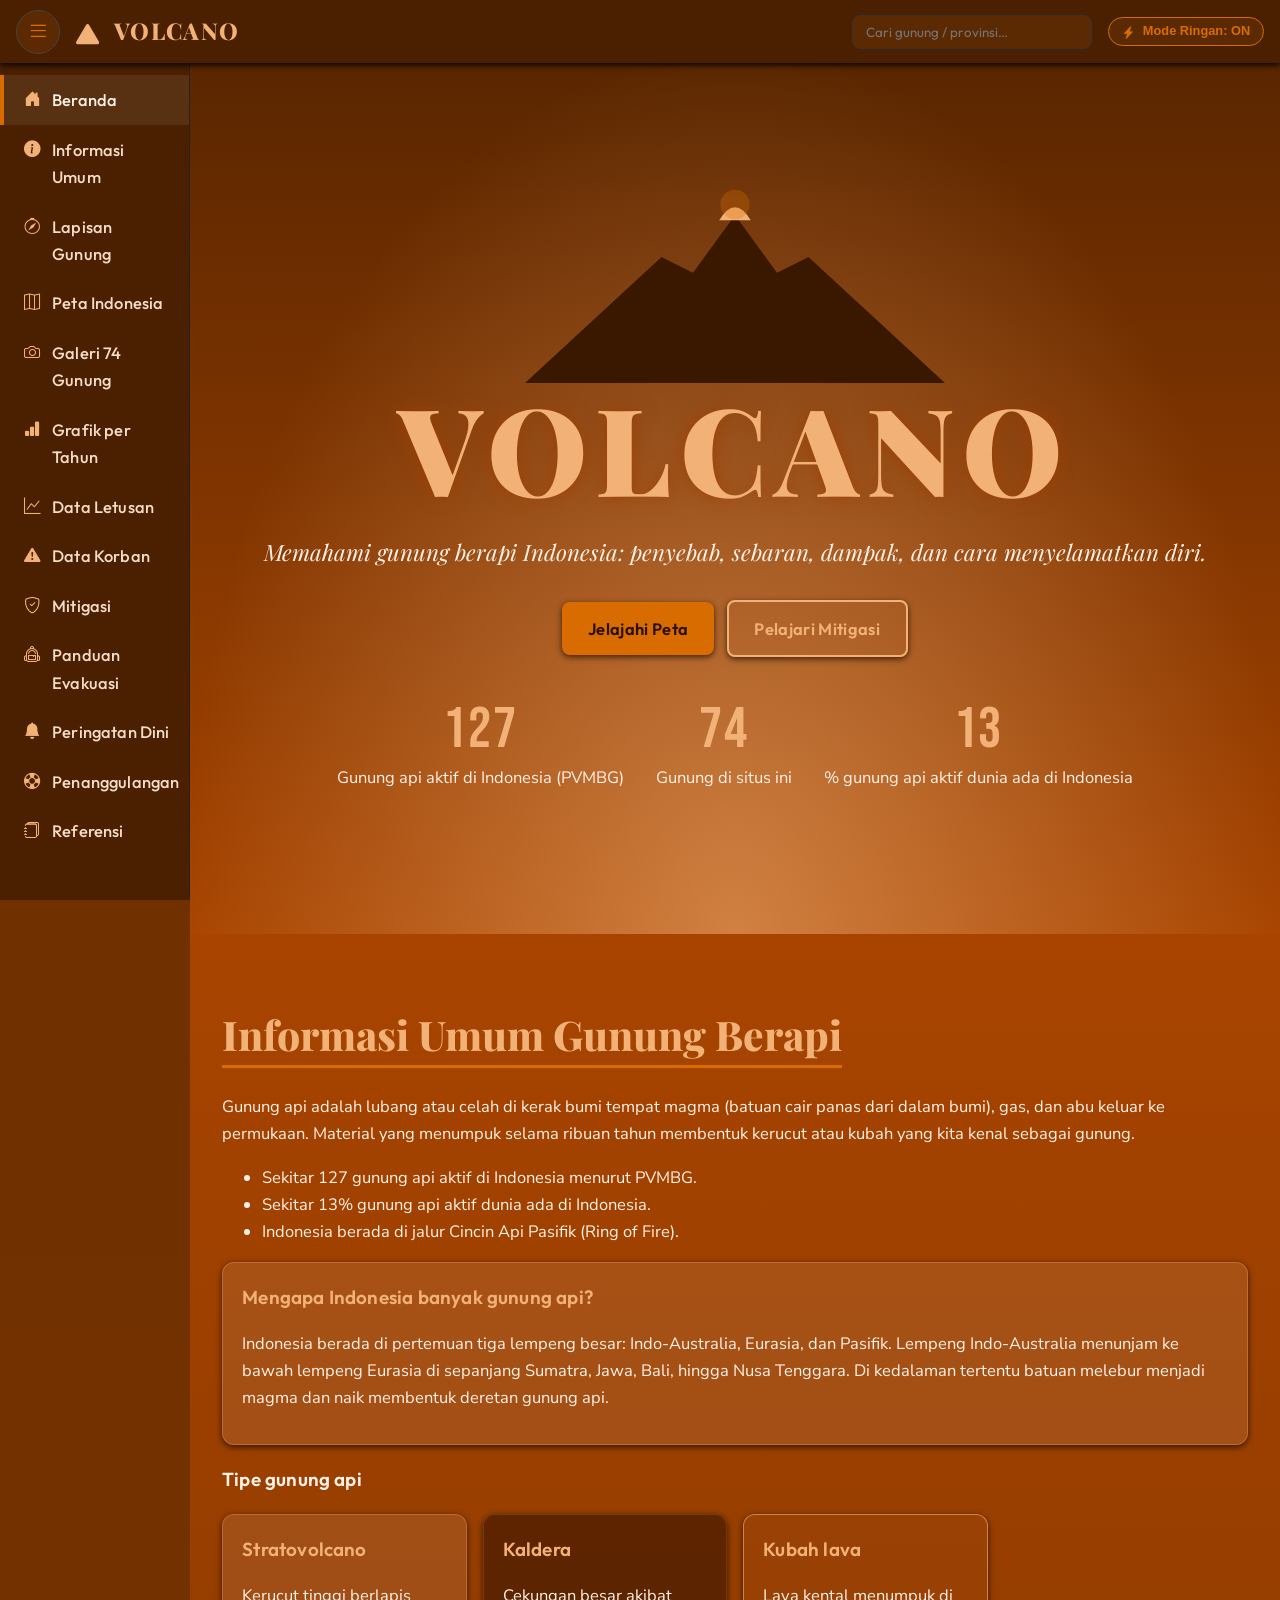
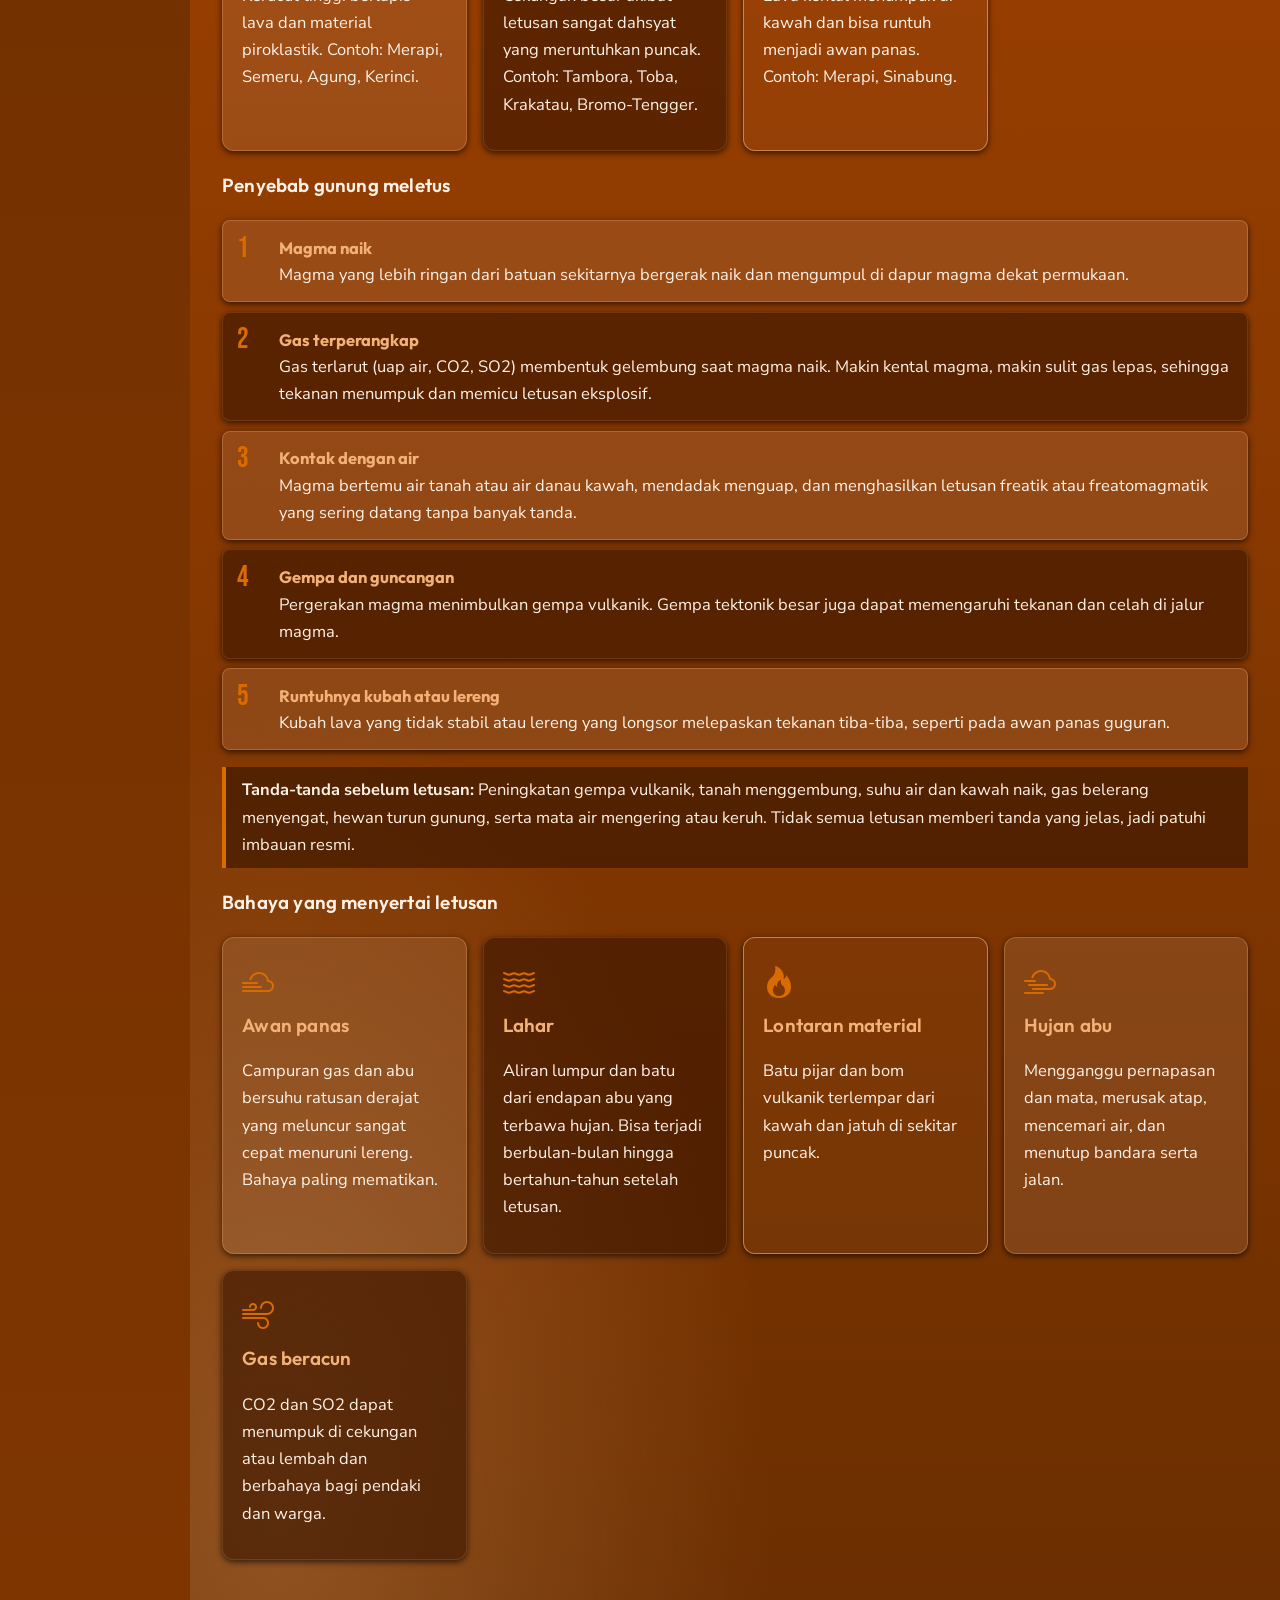
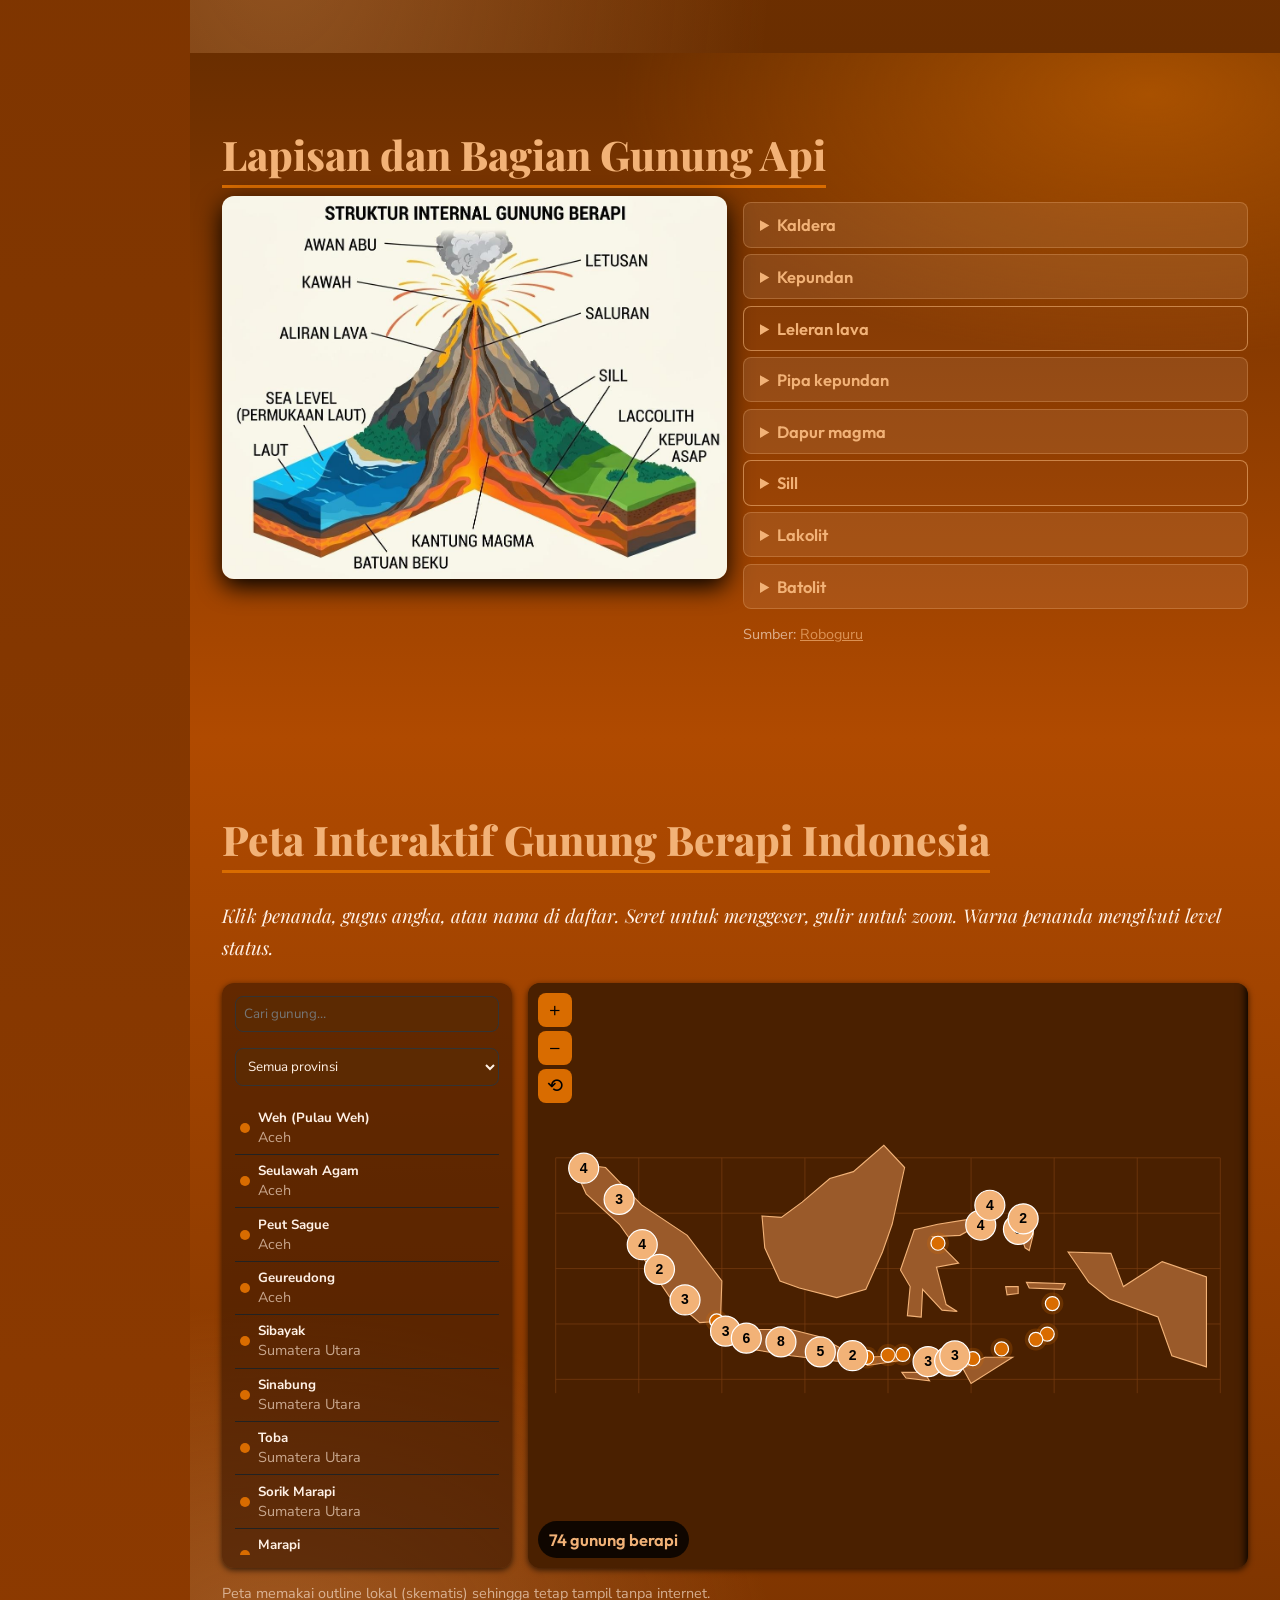
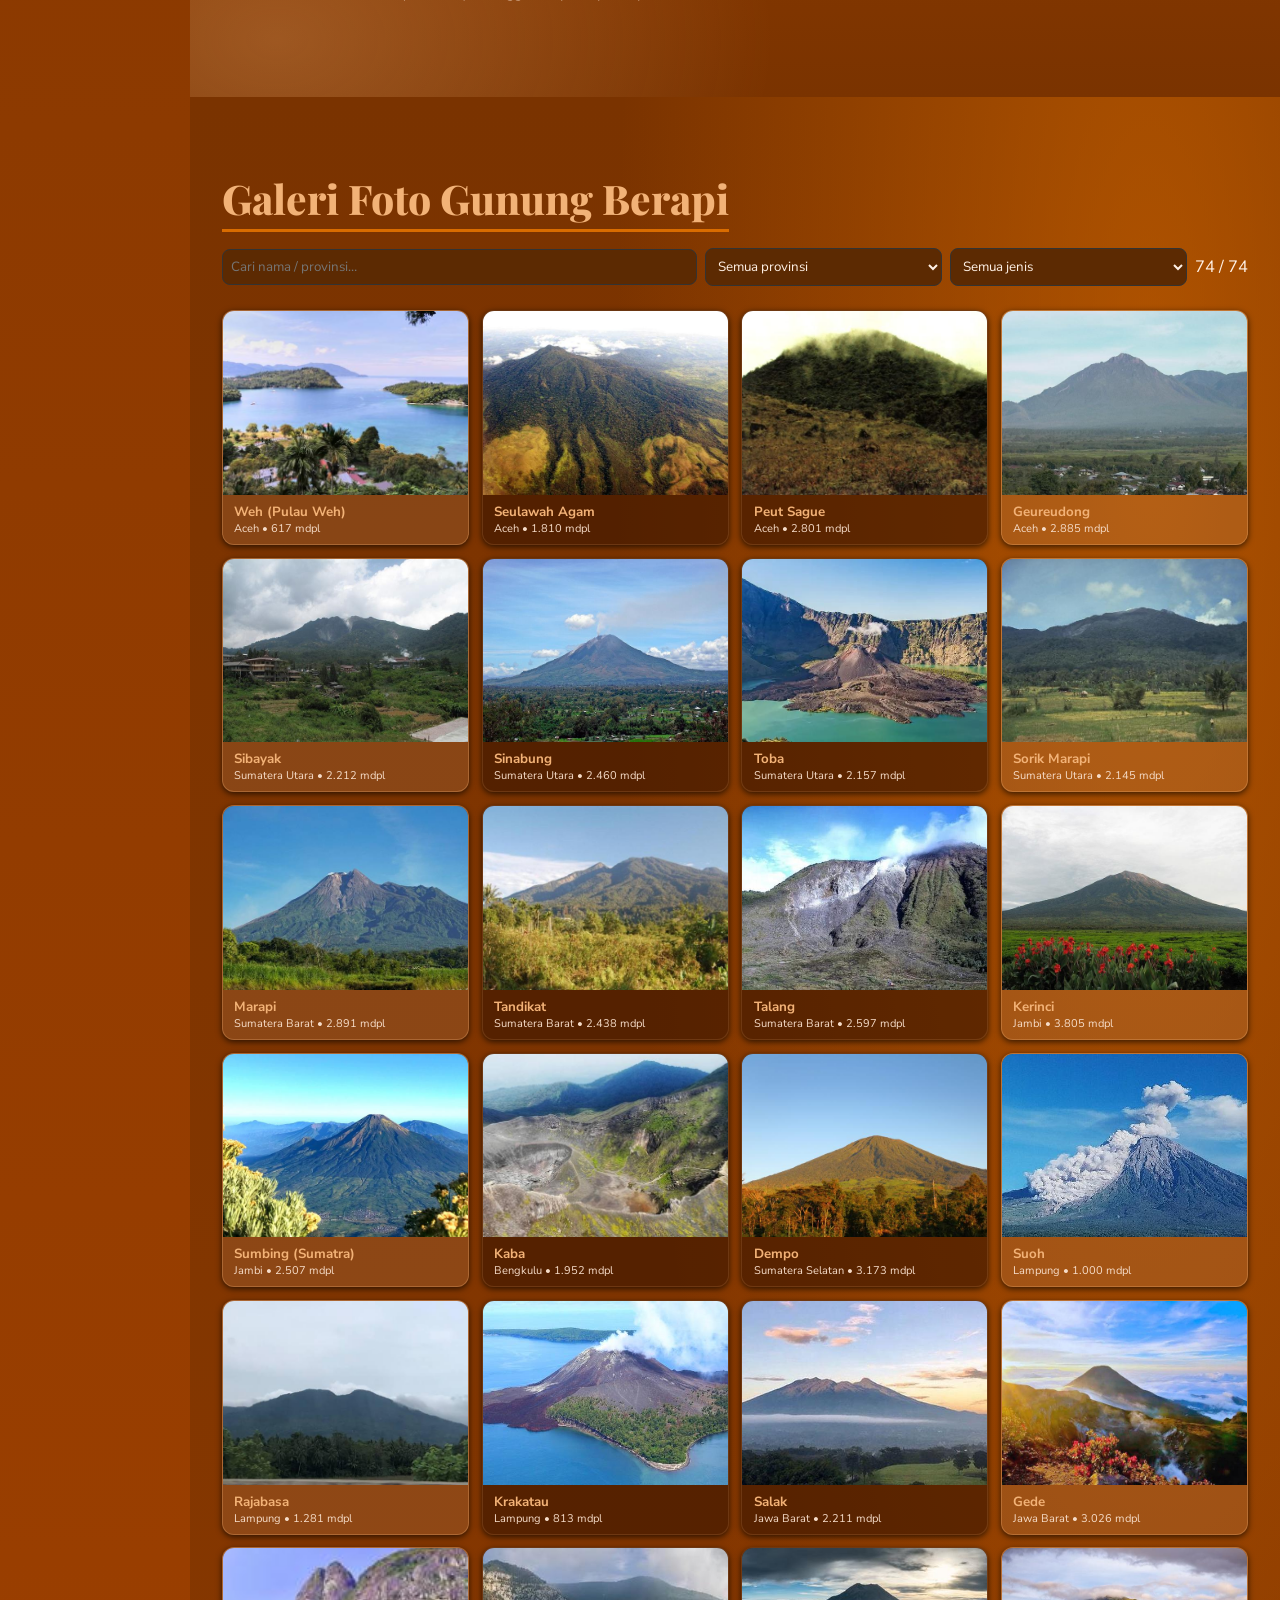
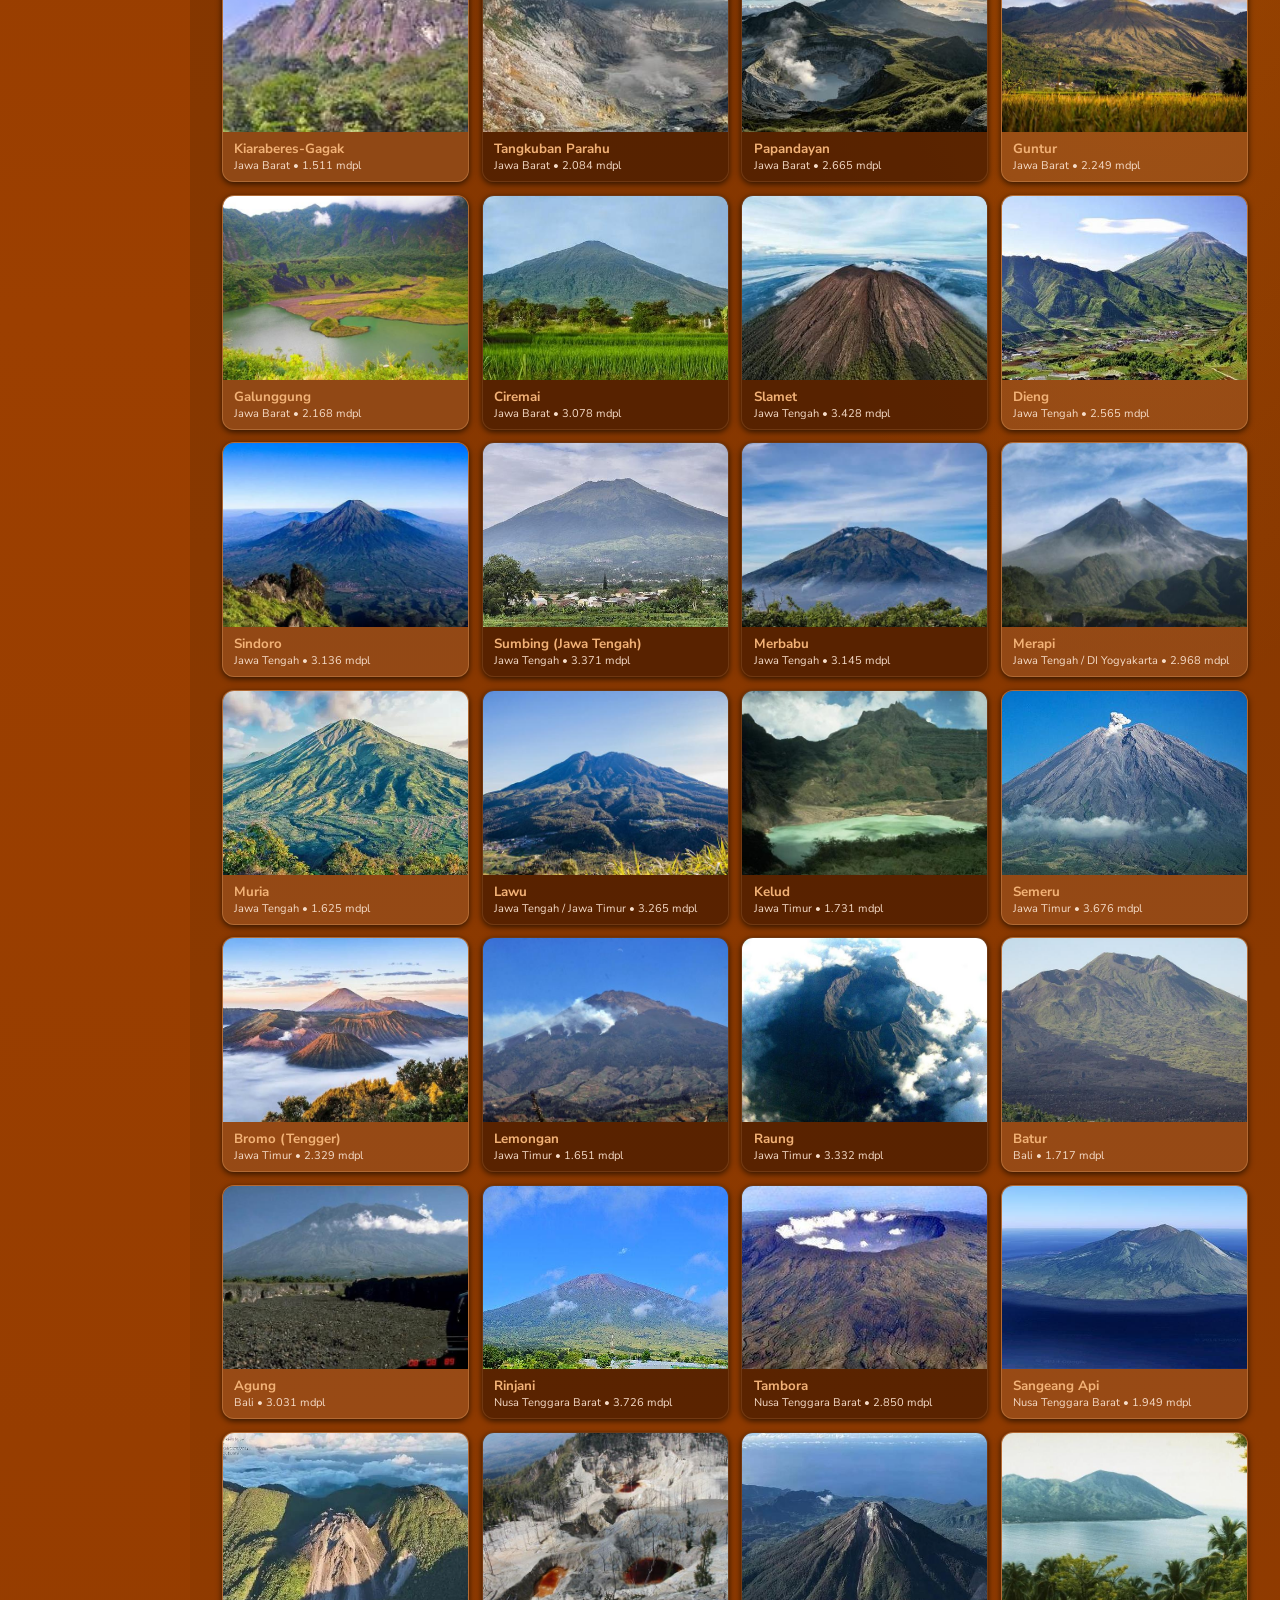
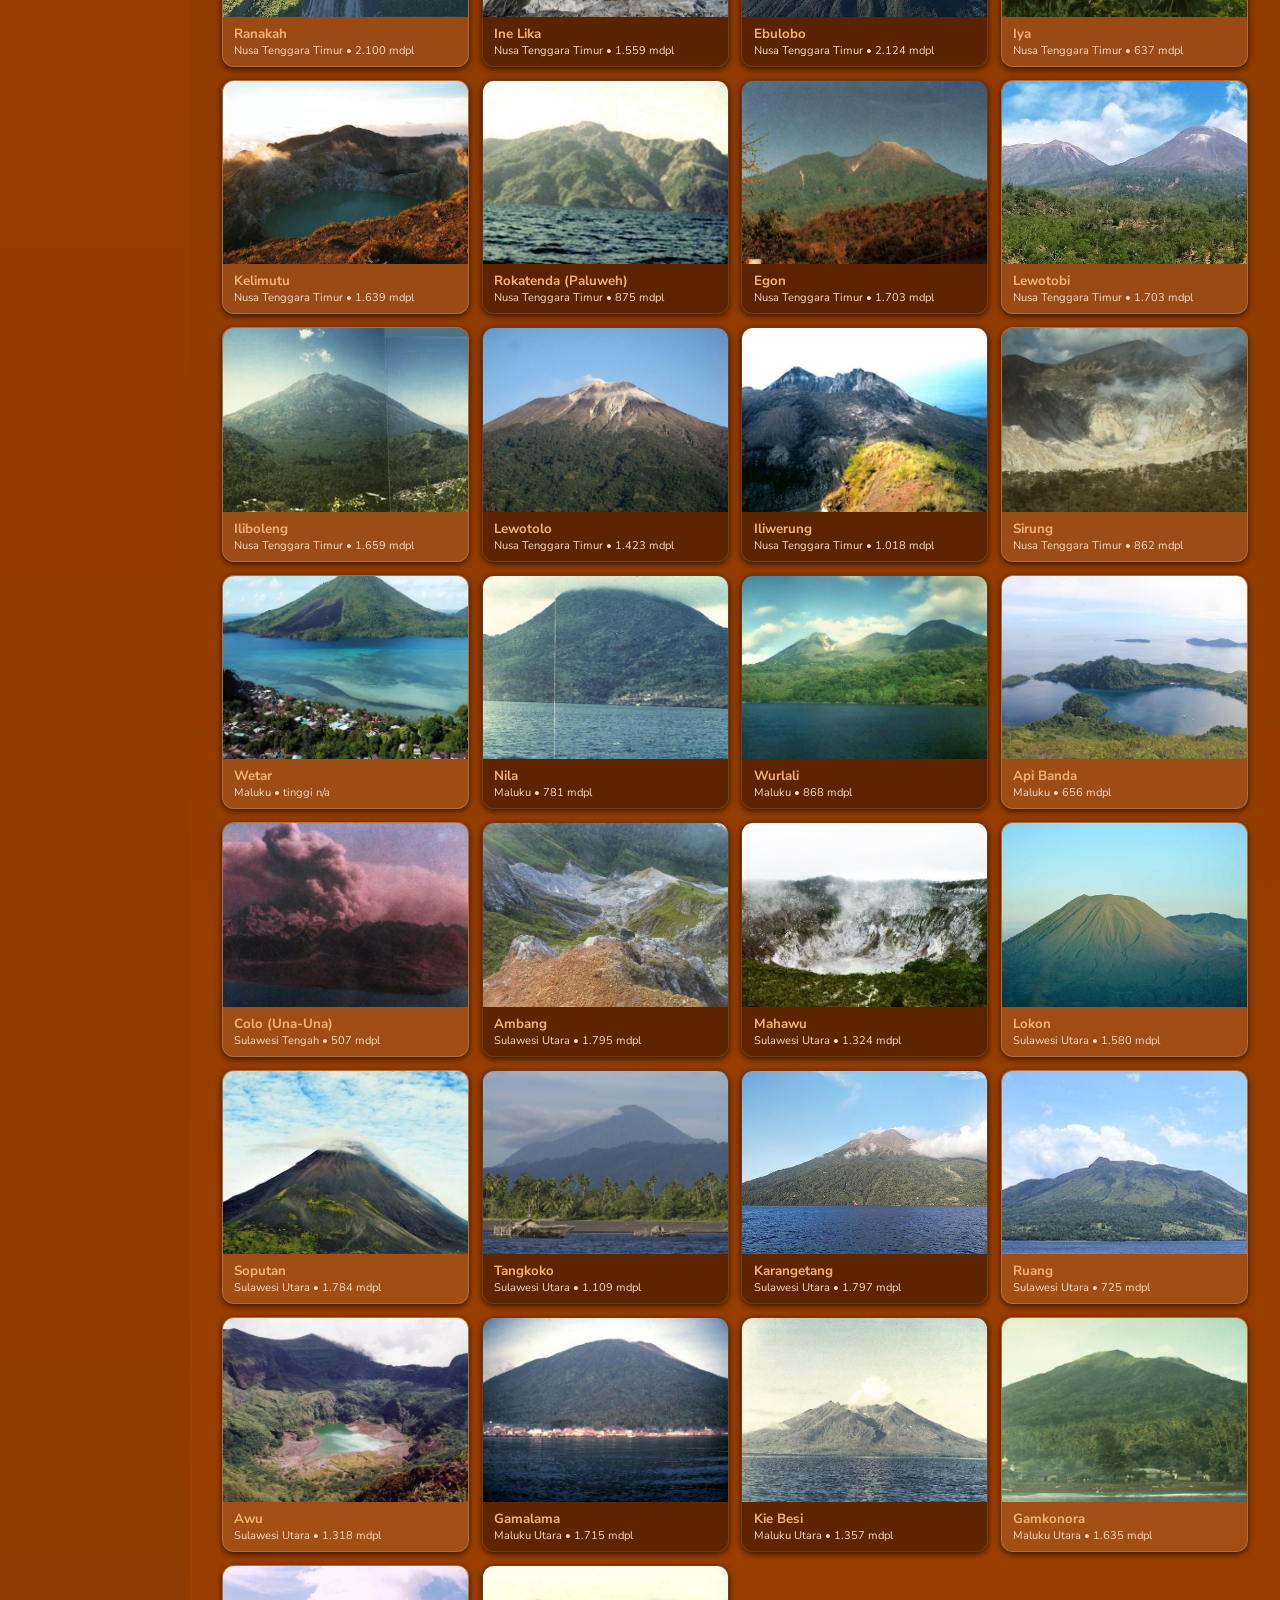
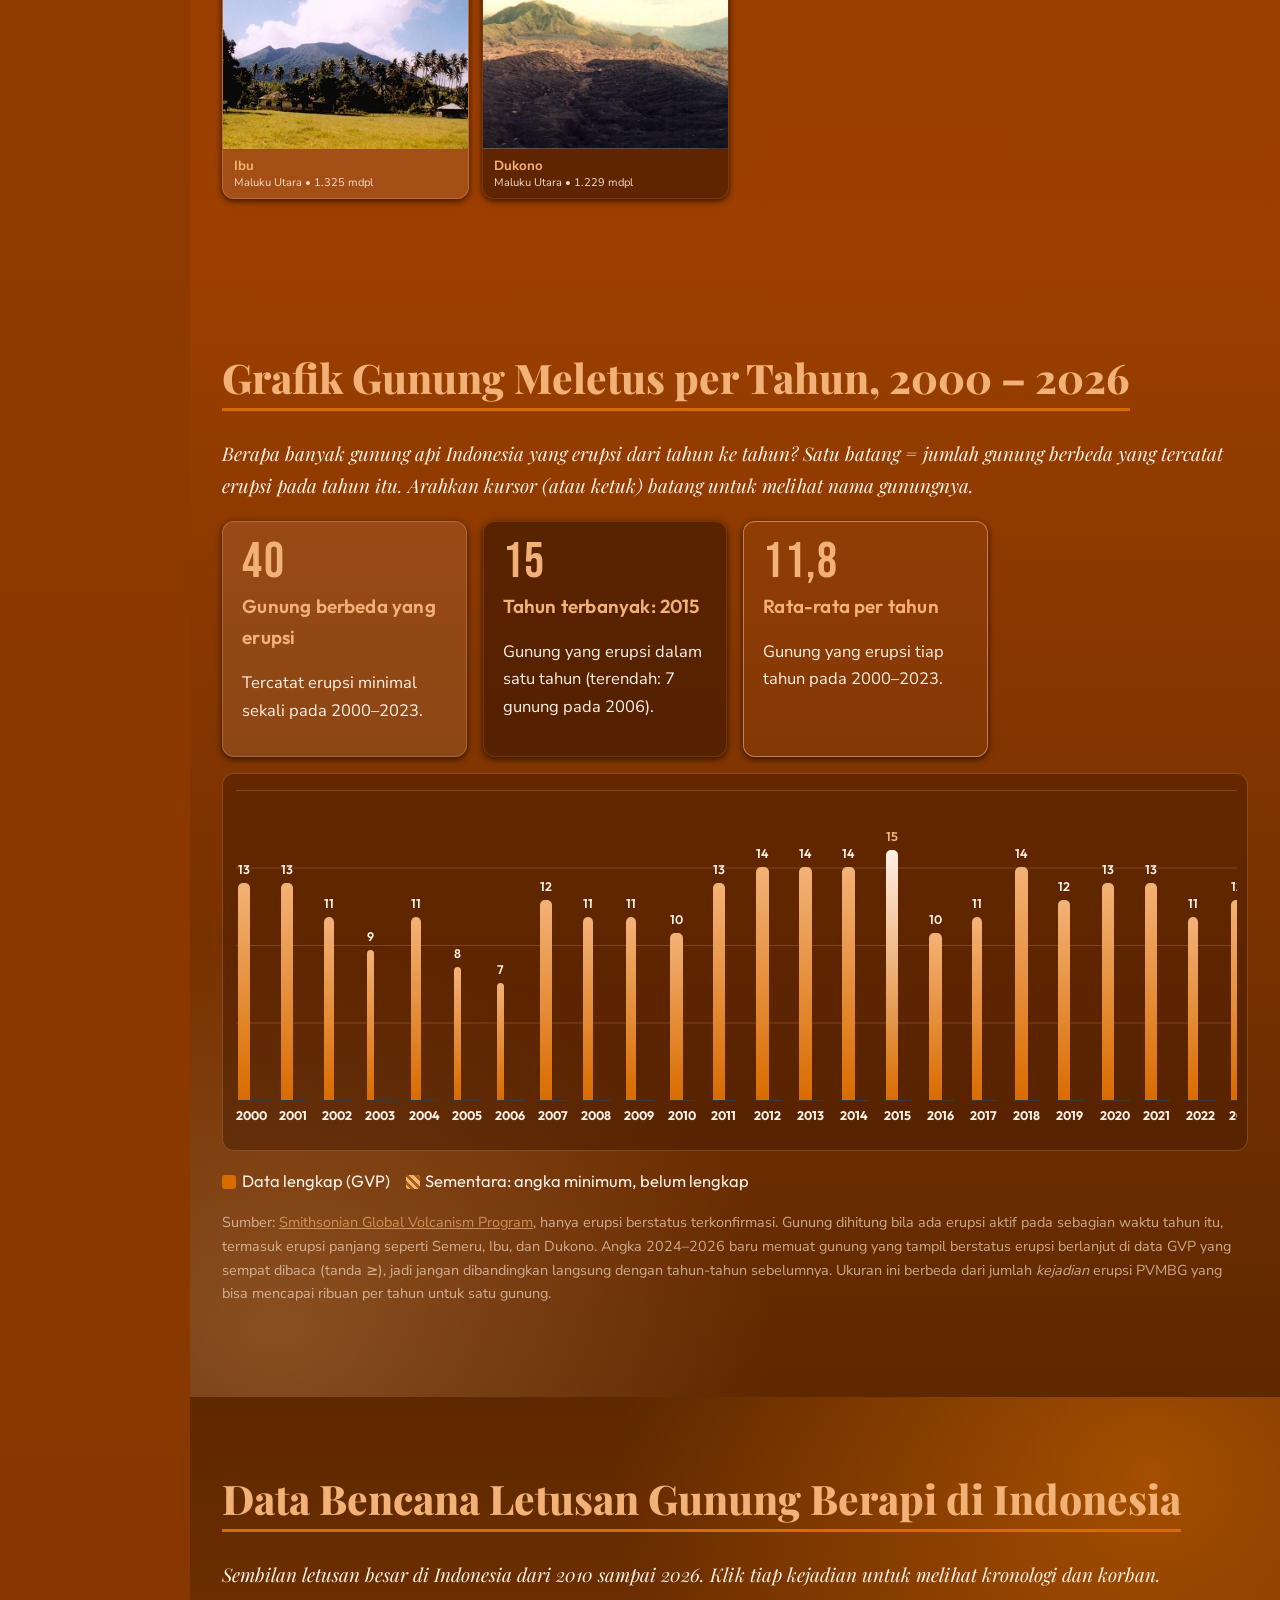
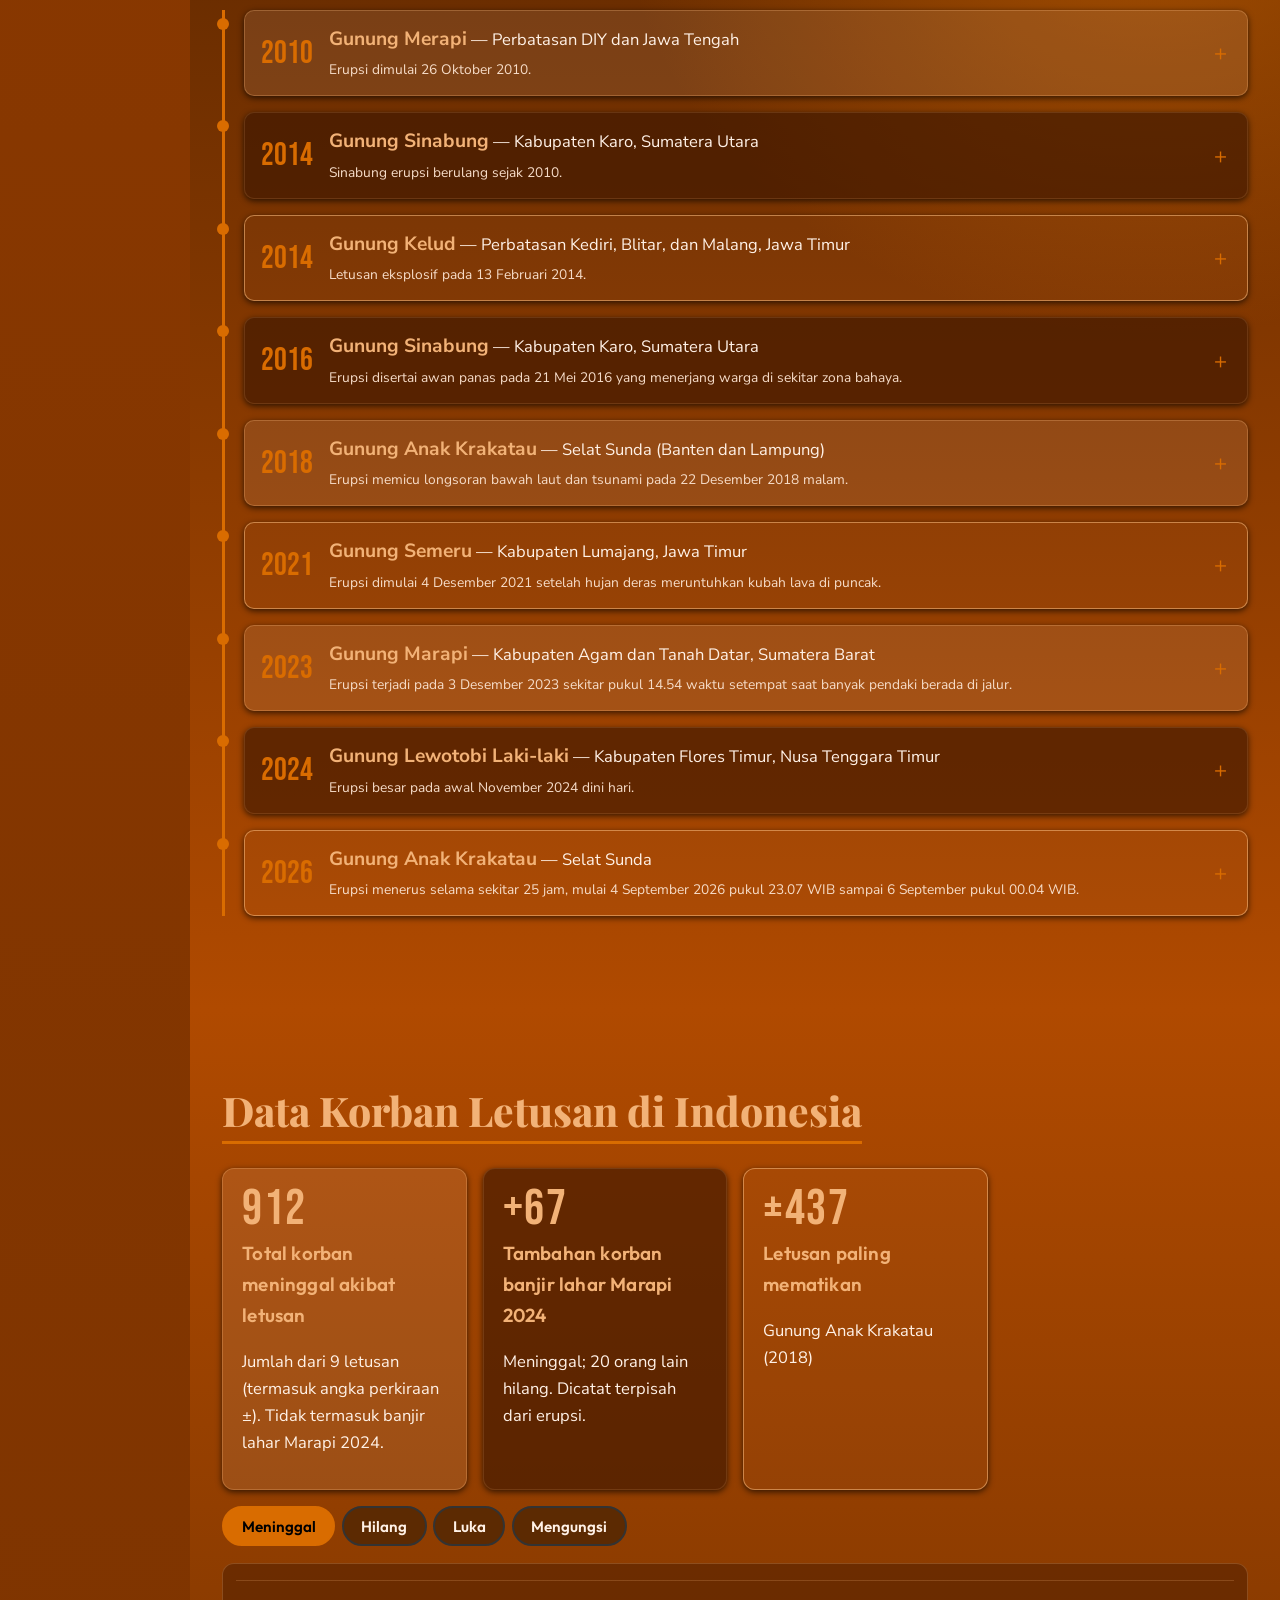
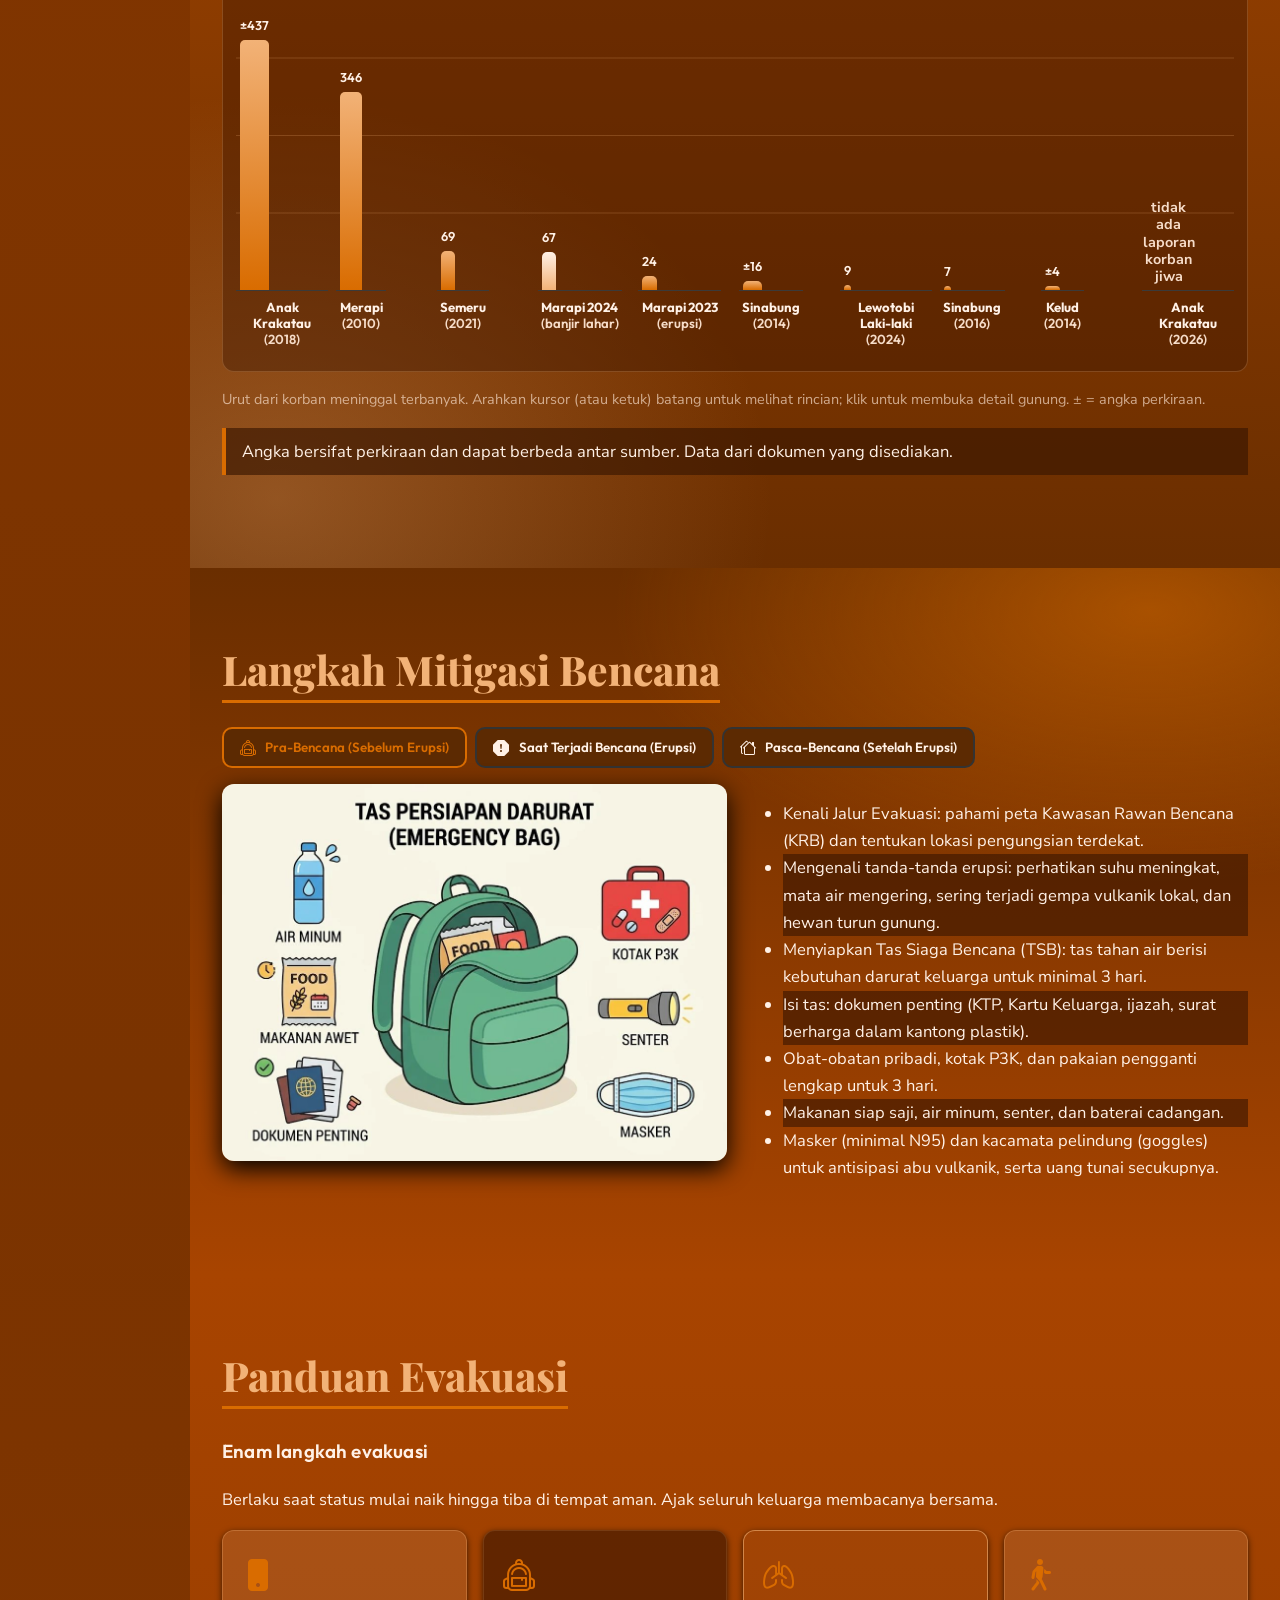
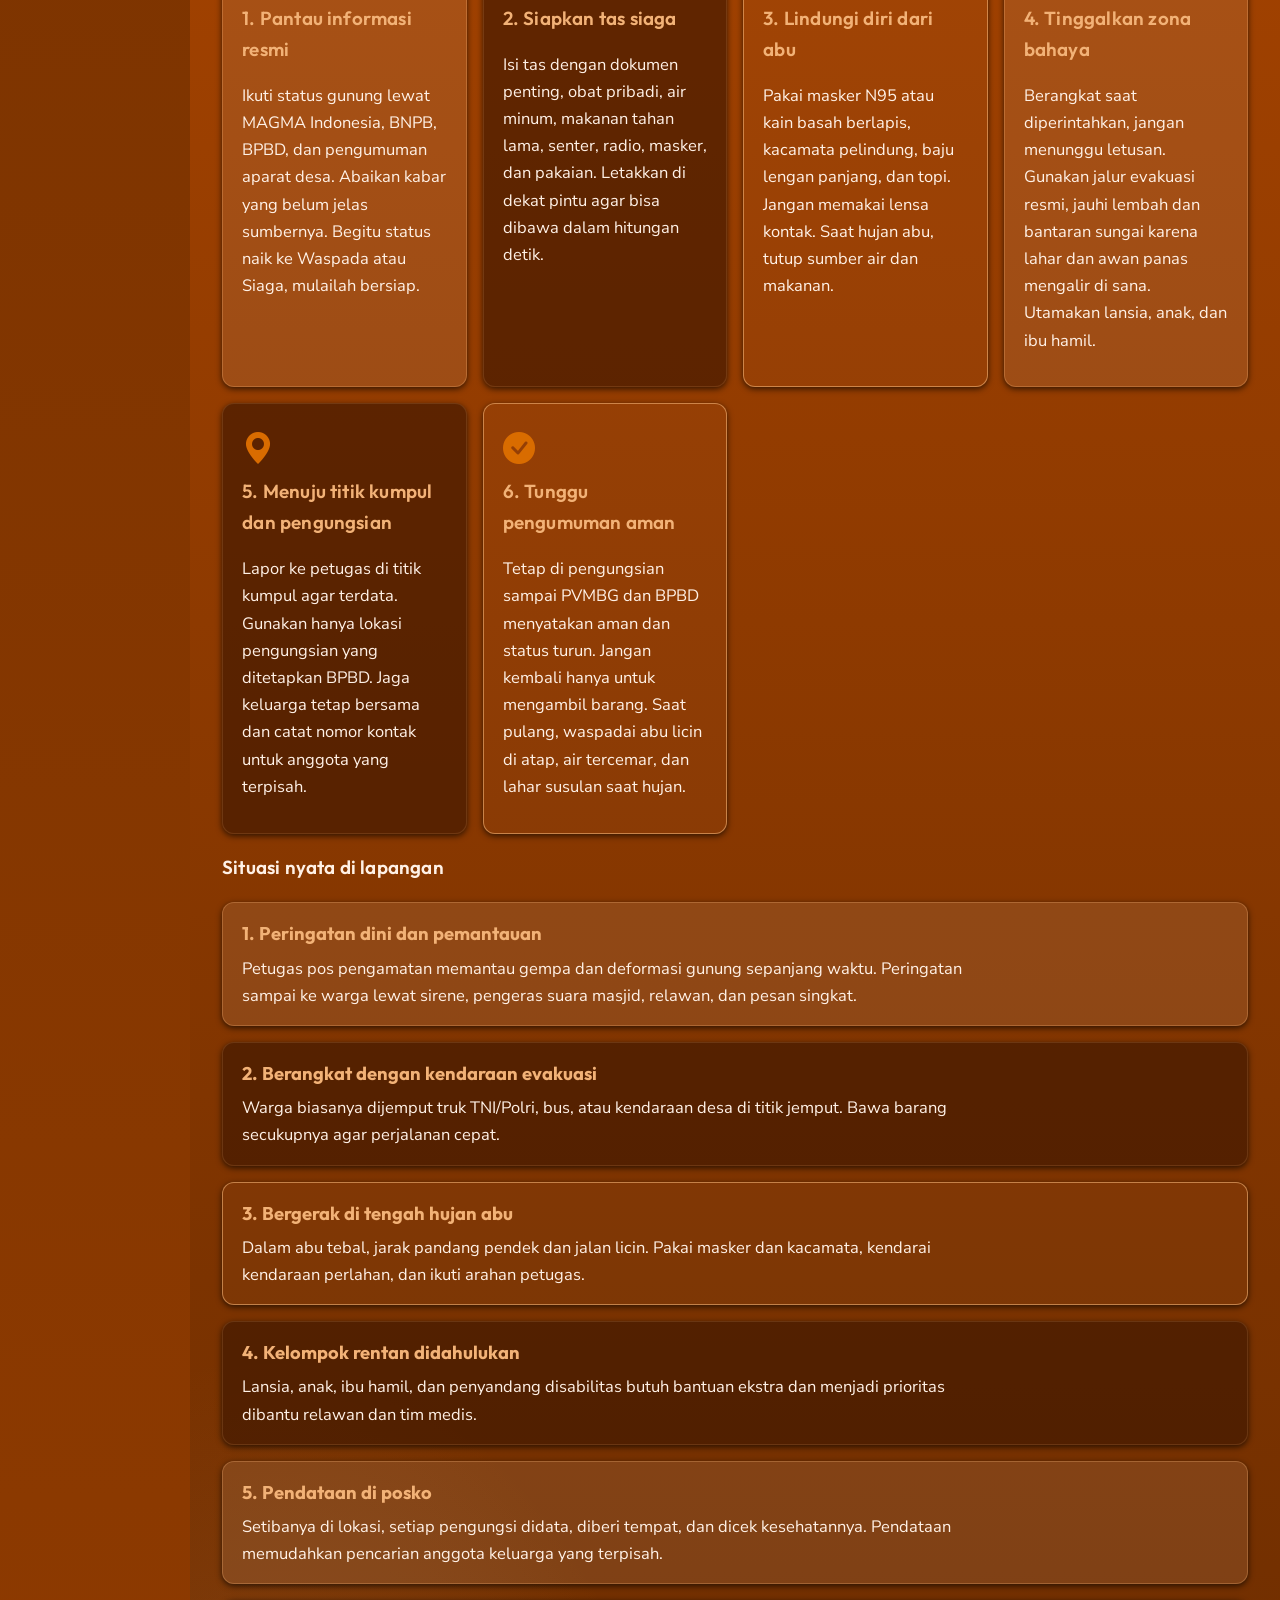
<file: index.html>
<!DOCTYPE html>
<html lang="id">
<head>
<meta charset="UTF-8"><meta name="viewport" content="width=device-width,initial-scale=1">
<title>VOLCANO — Edukasi Gunung Berapi Indonesia</title>
<script>(function(){try{var m=innerWidth<=1024,x=localStorage.getItem("sidebar"),o=m?false:(x===null?true:x==="1");if(!o)document.documentElement.className+=" sb-closed"}catch(e){}})()</script>
<link rel="stylesheet" href="css/bootstrap-icons.min.css">
<link rel="stylesheet" href="css/style.css">
</head>
<body>
<div id="progress"></div>
<header class="nav">
  <button id="burger" aria-label="Tutup menu samping" aria-controls="side" aria-expanded="false"><i class="bi bi-list"></i></button>
  <a href="#hero" class="logo"><i class="bi bi-triangle-fill"></i> VOLCANO</a>
  <input id="search" type="search" placeholder="Cari gunung / provinsi…" aria-label="Cari gunung">
  <button id="litebtn" aria-pressed="false" title="Matikan efek berat (partikel, animasi dekoratif)"><i class="bi bi-lightning-charge-fill"></i> Mode Ringan</button><ul id="results" hidden></ul>
</header>
<div id="scrim" aria-hidden="true"></div>
<aside id="side"><nav aria-label="Menu utama">
  <a href="#hero"><i class="bi bi-house-door-fill"></i> Beranda</a><a href="#umum"><i class="bi bi-info-circle-fill"></i> Informasi Umum</a><a href="#lapisan"><i class="bi bi-compass"></i> Lapisan Gunung</a><a href="#peta"><i class="bi bi-map"></i> Peta Indonesia</a><a href="#galeri"><i class="bi bi-camera"></i> Galeri 74 Gunung</a><a href="#tahunan"><i class="bi bi-bar-chart-fill"></i> Grafik per Tahun</a><a href="#bencana"><i class="bi bi-graph-up"></i> Data Letusan</a><a href="#korban"><i class="bi bi-exclamation-triangle-fill"></i> Data Korban</a><a href="#mitigasi"><i class="bi bi-shield-check"></i> Mitigasi</a><a href="#evakuasi"><i class="bi bi-backpack2"></i> Panduan Evakuasi</a><a href="#peringatan"><i class="bi bi-bell-fill"></i> Peringatan Dini</a><a href="#penanggulangan"><i class="bi bi-life-preserver"></i> Penanggulangan</a><a href="#referensi"><i class="bi bi-journals"></i> Referensi</a>
</nav></aside>
<main>
<section id="hero"><canvas id="embers" aria-hidden="true"></canvas>
  <svg class="mtn" viewBox="0 0 400 200" aria-hidden="true"><path d="M0 200 L130 80 L160 95 L200 40 L240 95 L270 80 L400 200Z" fill="#141414"/><path d="M185 45 Q200 20 215 45Z" fill="#F2B277" class="glow"/><circle cx="200" cy="30" r="14" fill="#D96C00" class="smoke"/></svg>
  <h1>VOLCANO</h1><p>Memahami gunung berapi Indonesia: penyebab, sebaran, dampak, dan cara menyelamatkan diri.</p>
  <div class="btns"><a class="btn" href="#peta">Jelajahi Peta</a><a class="btn ghost" href="#mitigasi">Pelajari Mitigasi</a></div>
  <div class="stats" id="stats"></div>
</section>
<section id="umum"><h2>Informasi Umum Gunung Berapi</h2><div id="umumBody"></div></section>
<section id="lapisan"><h2>Lapisan dan Bagian Gunung Api</h2><div id="lapisanBody"></div></section>
<section id="peta"><h2>Peta Interaktif Gunung Berapi Indonesia</h2>
  <p>Klik penanda, gugus angka, atau nama di daftar. Seret untuk menggeser, gulir untuk zoom. Warna penanda mengikuti level status.</p>
  <div class="maplayout">
    <div class="maplist"><input id="mq" type="search" placeholder="Cari gunung…" aria-label="Cari gunung di peta"><select id="mprov" aria-label="Provinsi"></select><div id="mlist" role="list"></div></div>
    <div id="mapwrap"><div id="map"><div class="skeleton">Memuat peta…</div></div><aside id="drawer" aria-live="polite"></aside></div>
  </div>
  <p class="dim" id="offline"></p>
</section>
<section id="galeri"><h2>Galeri Foto Gunung Berapi</h2>
  <div class="filters"><input id="gq" type="search" placeholder="Cari nama / provinsi…" aria-label="Cari di galeri"><select id="gprov" aria-label="Provinsi"></select><select id="gtipe" aria-label="Jenis"></select><span id="gcount"></span></div>
  <div id="gallery"></div></section>
<section id="tahunan"><h2>Grafik Gunung Meletus per Tahun, 2000 – 2026</h2>
<p>Berapa banyak gunung api Indonesia yang erupsi dari tahun ke tahun? Satu batang = jumlah gunung berbeda yang tercatat erupsi pada tahun itu. Arahkan kursor (atau ketuk) batang untuk melihat nama gunungnya.</p>
<div class="grid" id="ystats"></div>
<div class="kwrap"><div id="ychart" class="kplot" role="list"></div><div id="ytip" class="ktip" hidden role="status"></div></div>
<p class="legend" id="ylegend"></p>
<p class="dim" id="ynote"></p></section>
<section id="bencana"><h2>Data Bencana Letusan Gunung Berapi di Indonesia</h2><p>Sembilan letusan besar di Indonesia dari 2010 sampai 2026. Klik tiap kejadian untuk melihat kronologi dan korban.</p><ol id="timeline" class="tlist"></ol></section>
<section id="korban"><h2>Data Korban Letusan di Indonesia</h2><div class="grid" id="ringkas"></div>
<div class="seg" id="metric" role="tablist" aria-label="Pilih jenis korban"></div><p class="legend" id="klegend"></p>
<div class="kwrap"><div id="kchart" class="kplot" role="list"></div><div id="ktip" class="ktip" hidden role="status"></div></div>
<p class="dim">Urut dari korban meninggal terbanyak. Arahkan kursor (atau ketuk) batang untuk melihat rincian; klik untuk membuka detail gunung. ± = angka perkiraan.</p><p class="warn">Angka bersifat perkiraan dan dapat berbeda antar sumber. Data dari dokumen yang disediakan.</p></section>
<section id="mitigasi"><h2>Langkah Mitigasi Bencana</h2><div id="mitigasiBody"></div></section>
<section id="evakuasi"><h2>Panduan Evakuasi</h2><div id="evakuasiBody"></div></section>
<section id="peringatan"><h2>Sistem Peringatan Dini</h2><div id="peringatanBody"></div></section>
<section id="penanggulangan"><h2>Penanggulangan Bencana</h2><div id="penanggulanganBody"></div></section>
<section id="referensi"><h2>Referensi</h2><ul id="refs"></ul></section>
</main>
<footer><p><b>Catatan:</b> status aktivitas gunung api bersifat dinamis dan selalu merujuk ke <a href="https://magma.esdm.go.id">magma.esdm.go.id</a>. Data tinggi/koordinat bertanda "PERLU VERIFIKASI" belum dicocokkan dengan tabel id.wikipedia. Situs edukasi, bukan pengganti arahan resmi PVMBG/BNPB/BPBD.</p></footer>
<div id="lb" aria-hidden="true" role="dialog" aria-modal="true" aria-labelledby="lbt"><div class="lbbox"><header class="lbh"><button id="lbp" aria-label="Gunung sebelumnya"><i class="bi bi-chevron-left"></i></button><h3 id="lbt"></h3><button id="lbn" aria-label="Gunung berikutnya"><i class="bi bi-chevron-right"></i></button><button id="lbx" aria-label="Tutup"><i class="bi bi-x-lg"></i></button></header><div id="lbc" class="lbb" tabindex="-1"></div><footer class="lbf"><button id="lbm" class="btn-pin"><svg width="18" height="18" viewBox="0 0 24 24" aria-hidden="true"><path fill="currentColor" d="M12 2a7 7 0 0 0-7 7c0 5 7 13 7 13s7-8 7-13a7 7 0 0 0-7-7zm0 9.5A2.5 2.5 0 1 1 12 6.500a2.500 2.500 0 0 1 0 5z"/></svg> Lihat Lokasi di Peta</button><button id="lbclose" class="btn-out">Tutup</button></footer></div></div>
<button id="top" aria-label="Kembali ke atas"><i class="bi bi-chevron-up"></i></button>
<script src="data/volcanoes.js"></script>
<script src="data/status.js"></script>
<script src="data/bencana.js"></script>
<script src="data/letusan_tahunan.js"></script>
<script src="data/content.js"></script>
<script src="js/main.js"></script>
</body></html>
</file>
<file: css/style.css>
:root{--o:#D96C00;--o2:#F2B277;--o3:#F2B277;--m:#D96C00;--b0:#0A0A0A;--b1:#141414;--b2:#1C1C1C;--t:#eee}
*{box-sizing:border-box}html{scroll-behavior:smooth;scroll-padding-top:70px}
body{margin:0;background:var(--b0);color:var(--t);font:16px/1.6 Inter,sans-serif}
h1,h2,h3,.logo{font-family:'Bebas Neue',Oswald,sans-serif;letter-spacing:.04em}
h2{font-size:2.6rem;color:var(--o);margin:0 0 .5rem;border-bottom:3px solid var(--m);display:inline-block}
a{color:var(--o3)}:focus-visible{outline:3px solid var(--o3);outline-offset:2px}
#progress{position:fixed;top:0;left:0;height:4px;background:linear-gradient(90deg,var(--m),var(--o3));width:0;z-index:100}
.nav{position:sticky;top:0;z-index:50;display:flex;gap:1rem;align-items:center;padding:.6rem 1rem;background:var(--b1);box-shadow:0 6px 20px #000}
.logo{font-size:1.8rem;color:var(--o);text-decoration:none}
#search{margin-left:auto;background:var(--b2);border:1px solid #333;color:var(--t);padding:.5rem .8rem;border-radius:8px;width:240px}
#results{position:absolute;right:1rem;top:100%;background:var(--b2);list-style:none;margin:0;padding:0;width:280px;box-shadow:0 10px 30px #000;border-radius:8px;max-height:60vh;overflow:auto}
#results li{padding:.5rem .8rem;cursor:pointer}#results li:hover{background:#333}
#burger{display:none;background:none;border:0;color:var(--o);font-size:1.6rem}
#side{position:fixed;left:0;top:56px;bottom:0;width:190px;background:var(--b1);box-shadow:6px 0 20px #000;padding-top:1rem;z-index:40}
#side a{display:block;padding:.7rem 1.2rem;color:#bbb;text-decoration:none;border-left:4px solid transparent}
#side a.on,#side a:hover{color:var(--o);border-color:var(--o);background:var(--b2)}
main{margin-left:190px}section{padding:4rem 2rem;max-width:1100px;margin:auto}
#hero{max-width:none;text-align:center;min-height:90vh;position:relative;overflow:hidden;background:radial-gradient(ellipse at 50% 100%,#5a1a00,var(--b0) 70%)}
#hero h1{font-size:clamp(4rem,12vw,9rem);margin:0;color:var(--o);text-shadow:0 0 40px var(--m)}
.mtn{width:min(420px,80%);display:block;margin:0 auto}.glow{animation:pulse 2s infinite}.smoke{opacity:.3;animation:rise 6s infinite}
@keyframes rise{from{transform:translateY(0);opacity:.4}to{transform:translateY(-60px) scale(2.5);opacity:0}}
@keyframes pulse{50%{opacity:.5}}
#embers span{position:absolute;bottom:-10px;width:5px;height:5px;border-radius:50%;background:var(--o2);box-shadow:0 0 8px var(--o);animation:float linear infinite}
@keyframes float{to{transform:translateY(-100vh) translateX(40px);opacity:0}}
.btn{display:inline-block;margin:.4rem;padding:.8rem 1.6rem;background:var(--o);color:#000;font-weight:600;border-radius:8px;text-decoration:none;box-shadow:0 6px 18px #000}
.btn.ghost{background:none;color:var(--o);border:2px solid var(--o)}
.stats{display:flex;gap:2rem;justify-content:center;flex-wrap:wrap;margin:2rem 0}.stats b{display:block;font:3rem 'Bebas Neue';color:var(--o3)}
.grid{display:grid;grid-template-columns:repeat(auto-fit,minmax(220px,1fr));gap:1rem;margin:1rem 0}
.card{background:var(--b2);padding:1rem 1.2rem;border-radius:12px;box-shadow:0 8px 24px #000;transition:.2s}
.card:hover{box-shadow:0 8px 24px #000,0 0 18px #d96c0066}.card h3{margin:.2rem 0;color:var(--o2)}
.scroll{overflow-x:auto}table{border-collapse:collapse;width:100%;background:var(--b1)}
th,td{padding:.6rem .8rem;border-bottom:1px solid #333;text-align:left}th{color:var(--o);cursor:pointer;background:var(--b2)}
.steps{counter-reset:s;list-style:none;padding:0}.steps li{counter-increment:s;background:var(--b2);margin:.6rem 0;padding:.8rem 1rem .8rem 3.5rem;border-left:4px solid var(--m);position:relative;border-radius:8px}
.steps li:before{content:counter(s);position:absolute;left:.9rem;top:.6rem;font:1.8rem 'Bebas Neue';color:var(--o)}.steps b{display:block;color:var(--o3)}
#mapwrap{position:relative;border-radius:12px;overflow:hidden;box-shadow:0 10px 30px #000}
#map{height:560px;background:var(--b1)}.skeleton{padding:2rem;animation:pulse 1.2s infinite}
#drawer{position:absolute;top:0;right:0;bottom:0;width:min(380px,100%);background:var(--b1);z-index:1000;transform:translateX(100%);transition:.4s;overflow:auto;padding:1rem;box-shadow:-8px 0 24px #000}
#drawer.open{transform:none}#drawer input{width:100%;padding:.5rem;margin:.5rem 0;background:var(--b2);border:1px solid #333;color:var(--t);border-radius:6px}
#drawer .card{cursor:pointer;margin:.5rem 0}.dim{opacity:.7;font-size:.9rem}
.pulse{width:18px;height:18px;border-radius:50%;background:var(--o);box-shadow:0 0 0 0 var(--o);animation:ping 1.6s infinite;border:2px solid #fff}
@keyframes ping{to{box-shadow:0 0 0 18px #d96c0000}}
.vol{width:12px;height:12px;background:var(--m);border:2px solid #fff;border-radius:50% 50% 0 0}
.chartbox{background:var(--b1);padding:1rem;border-radius:12px;margin:1rem 0;height:320px}
#timeline{list-style:none;border-left:3px solid var(--m);padding-left:1.2rem}#timeline li{margin:1rem 0;position:relative}
#timeline li:before{content:'';position:absolute;left:-1.7rem;top:.5rem;width:12px;height:12px;border-radius:50%;background:var(--o)}
#timeline b{color:var(--o3);font-size:1.2rem}.warn{background:#3a1500;border-left:4px solid var(--m);padding:.6rem 1rem}
select{background:var(--b2);color:var(--t);padding:.5rem;border-radius:6px;margin:.5rem 0}
.check{display:flex;gap:.6rem;align-items:center;background:var(--b2);padding:.7rem 1rem;border-radius:10px;cursor:pointer}.check input{accent-color:var(--o);width:20px;height:20px}
.levels{display:grid;grid-template-columns:repeat(auto-fit,minmax(200px,1fr));gap:.5rem;margin:1rem 0}


footer{background:var(--b1);padding:2rem;margin-left:190px;font-size:.9rem;color:#aaa}
#top{position:fixed;right:1rem;bottom:1rem;width:46px;height:46px;border:0;background:var(--o);color:#000;clip-path:polygon(50% 0,100% 100%,0 100%);padding-top:14px;cursor:pointer;z-index:60;display:none}
@media(max-width:800px){#search{width:140px}section{padding:3rem 1rem}#map{height:440px}}
@media(prefers-reduced-motion:reduce){*{animation:none!important;transition:none!important;scroll-behavior:auto!important}}
/* ==== v2 ==== */
body{overflow-x:hidden}.dim{color:#999;font-size:.9rem}
.maplayout{display:grid;grid-template-columns:290px 1fr;gap:1rem}.maplist{background:var(--b1);padding:.8rem;border-radius:12px;box-shadow:0 8px 24px #000;display:flex;flex-direction:column;gap:.5rem;height:560px}
.maplist input,.maplist select,.filters input,.filters select{background:var(--b2);border:1px solid #333;color:var(--t);padding:.5rem;border-radius:8px;width:100%}
#mlist{overflow:auto;flex:1}#mlist button{display:flex;gap:.5rem;align-items:center;width:100%;text-align:left;background:none;border:0;border-bottom:1px solid #222;color:var(--t);padding:.45rem .3rem;cursor:pointer}#mlist button:hover{background:var(--b2)}
.dot2{width:10px;height:10px;border-radius:50%;flex:none}
#msvg{width:100%;height:100%;display:block;touch-action:none;cursor:grab}.mk{cursor:pointer}.mk .dot{stroke:#fff;stroke-width:1.2;vector-effect:non-scaling-stroke}
.mk .ring{fill:none;stroke-width:1.5;vector-effect:non-scaling-stroke;transform-box:fill-box;transform-origin:center;animation:ring 1.8s infinite}
@keyframes ring{from{transform:scale(1);opacity:.9}to{transform:scale(3);opacity:0}}.mk:focus-visible .dot{stroke:#F2B277;stroke-width:4}
.mk text{fill:#000;font-weight:700;text-anchor:middle;pointer-events:none;font-family:Inter,sans-serif}.mk.sel .dot{stroke:#fff;stroke-width:4}
.mapctl{position:absolute;left:10px;top:10px;display:flex;flex-direction:column;gap:4px;z-index:5}.mapctl button{width:34px;height:34px;border:0;border-radius:8px;background:var(--o);color:#000;font-size:1.2rem;cursor:pointer}
.badge{position:absolute;left:10px;bottom:10px;background:#000c;padding:.3rem .7rem;border-radius:20px;color:var(--o3);font-weight:600;z-index:5}
#drawer img{width:100%;border-radius:10px;aspect-ratio:3/2;object-fit:cover;background:linear-gradient(135deg,#D96C00,#0A0A0A)}#drawer dl{display:grid;grid-template-columns:auto 1fr;gap:.2rem .8rem;margin:.6rem 0}#drawer dt{color:var(--o3)}#drawer dd{margin:0}
.legend span{margin-right:1rem;white-space:nowrap}.warnbox{background:#3a1500;border-left:4px solid var(--m);padding:.4rem .7rem;border-radius:6px;font-size:.85rem}
.filters{display:grid;grid-template-columns:2fr 1fr 1fr auto;gap:.5rem;align-items:center;margin-bottom:1rem}
#gallery{display:grid;grid-template-columns:repeat(auto-fill,minmax(210px,1fr));gap:.8rem}
.gi{background:var(--b2);border:0;border-radius:12px;overflow:hidden;cursor:pointer;color:var(--t);text-align:left;padding:0;box-shadow:0 8px 20px #000;transition:.2s}.gi:hover{box-shadow:0 8px 20px #000,0 0 18px #d96c0077;transform:translateY(-3px)}
.gi img{width:100%;aspect-ratio:4/3;object-fit:cover;display:block;background:linear-gradient(135deg,#D96C00,#0A0A0A)}.gi div{padding:.5rem .7rem}.gi b{color:var(--o3)}.gi small{display:block;color:#aaa}
#lb{position:fixed;inset:0;background:#000e;z-index:200;display:flex;align-items:center;justify-content:center;gap:1rem;padding:1rem}#lb[hidden]{display:none}#lb figure{margin:0;max-width:min(1000px,80vw);text-align:center}#lb img{max-width:100%;max-height:75vh;border-radius:8px;box-shadow:0 0 40px #d96c0055}
#lb button{background:var(--o);color:#000;border:0;border-radius:50%;width:44px;height:44px;font-size:1.4rem;cursor:pointer;flex:none}#lbx{position:absolute;top:14px;right:14px}
.tabs{display:flex;gap:.5rem;flex-wrap:wrap;margin:1rem 0}.tabs button{background:var(--b2);color:var(--t);border:2px solid #333;padding:.6rem 1rem;border-radius:10px;cursor:pointer;font-weight:600}.tabs button[aria-selected=true]{border-color:var(--o);color:var(--o)}
.split{display:grid;grid-template-columns:1fr 1fr;gap:1rem;align-items:start}.split img{width:100%;border-radius:12px;box-shadow:0 8px 24px #000}
.icon{font-size:2rem}

details{background:var(--b2);margin:.4rem 0;border-radius:8px;padding:.5rem 1rem}summary{cursor:pointer;color:var(--o3);font-weight:600}
.ph{aspect-ratio:16/9;background:linear-gradient(135deg,#D96C00,#0A0A0A);border-radius:10px;display:flex;align-items:center;justify-content:center;color:#000;font-weight:600;padding:.5rem;text-align:center;font-size:.85rem}
#refs a{color:var(--o3)}
@media(max-width:900px){.maplayout,.split{grid-template-columns:1fr}.maplist{height:auto}#mlist{max-height:240px}.filters{grid-template-columns:1fr 1fr}}
#side{top:0;padding-top:76px;overflow:auto}
#side{padding-top:calc(var(--hh,60px) + 12px)}html{scroll-padding-top:calc(var(--hh,60px) + 12px)}
@media(max-width:800px){.nav{gap:.5rem}.logo{font-size:1.4rem}#search{width:100%;min-width:0;flex:1}}
html{overflow-x:hidden}main,section{overflow-x:clip}#hero{overflow:hidden}.scroll{max-width:100%}

/* ==== v3: spasi, status, peta sentuh, detail ==== */
#hero{min-height:0;padding:clamp(56px,9vw,110px) 1rem}
section{padding:clamp(48px,6vw,88px) clamp(16px,3vw,32px)}section h2{margin-top:0}
.grid{grid-template-columns:repeat(auto-fill,minmax(240px,1fr));align-items:stretch}
#map,.maplist{height:clamp(380px,65vh,680px)}
.sbanner{background:var(--b1);border-left:4px solid var(--o);padding:.8rem 1rem;border-radius:10px;margin:0 0 1rem}.sbanner p{margin:.4rem 0 0}.chip{background:var(--b2);color:var(--t);border:2px solid;border-radius:20px;padding:.2rem .8rem;margin:.3rem .3rem 0 0;cursor:pointer;font:inherit}
.maphint{position:absolute;left:50%;bottom:14px;transform:translateX(-50%);background:#000d;color:#fff;padding:.4rem .9rem;border-radius:20px;font-size:.85rem;z-index:6;pointer-events:none;opacity:0;transition:opacity .3s;text-align:center;max-width:90%}.maphint.on{opacity:1}
#msvg{touch-action:pan-y}.mk .hit{fill:transparent}
.dx{position:sticky;top:0;float:right;z-index:3;width:36px;height:36px;border:0;border-radius:50%;background:var(--o);color:#000;font-size:1.1rem;cursor:pointer}
.vd{display:block}.vdimg{width:100%;aspect-ratio:3/2;object-fit:cover;border-radius:10px;background:linear-gradient(135deg,#D96C00,#0A0A0A);display:block}.vdh{font-size:2rem;margin:.4rem 0}
.vd dl{display:grid;grid-template-columns:auto 1fr;gap:.2rem .8rem;margin:.6rem 0}.vd dt{color:var(--o3)}.vd dd{margin:0}
#lb .lbbox{background:var(--b1);border-radius:14px;max-height:90vh;overflow:auto;width:min(1100px,100%);box-shadow:0 0 40px #d96c0044}
#lb .vd{display:grid;grid-template-columns:1.1fr 1fr;gap:1.2rem;padding:1.2rem}#lb .vdimg{aspect-ratio:auto;max-height:70vh;position:sticky;top:0}
.gi{position:relative}
.fieldlist{display:grid;gap:1rem}.field{background:var(--b2);border-radius:12px;padding:1rem 1.2rem;box-shadow:0 8px 24px #000}.field.has{display:grid;grid-template-columns:minmax(220px,2fr) 3fr;gap:1.2rem;align-items:center}.field img{width:100%;aspect-ratio:4/3;object-fit:cover;border-radius:10px}.field h4{margin:0 0 .3rem;color:var(--o3);font-size:1.15rem}.field p{margin:0;max-width:75ch}
@media(max-width:800px){#map{height:clamp(320px,55vh,460px)}.maplist{height:auto}
 #drawer{top:auto;bottom:0;height:58%;width:100%;transform:translateY(100%);border-radius:16px 16px 0 0;box-shadow:0 -8px 24px #000}#drawer.open{transform:none}
 #lb{padding:.5rem;align-items:flex-start;overflow:auto}#lb .vd{grid-template-columns:1fr;padding:.8rem}#lb .vdimg{position:static;max-height:none;aspect-ratio:3/2}#lbp,#lbn{position:fixed;bottom:10px;z-index:5}#lbp{left:10px}#lbn{right:10px}.field.has{grid-template-columns:1fr}}

/* ==== v4: peta satu warna, modal 3 bagian, bencana Indonesia ==== */
.dot2{background:#D96C00}.mk .dot{fill:#D96C00}.mk .ring{stroke:#D96C00}
.vd dl{grid-template-columns:minmax(110px,max-content) 1fr;gap:.5rem 1rem;margin:.4rem 0 .8rem}.vd dt{font-weight:600}
#lb{padding:1rem;align-items:center;overflow:hidden}
#lb .lbbox{display:flex;flex-direction:column;width:min(1100px,100%);max-height:90vh;max-height:90dvh;background:var(--b1);border-radius:14px;overflow:hidden;box-shadow:0 0 40px #d96c0044,0 20px 60px #000}
.lbh{display:flex;align-items:center;gap:.6rem;padding:.7rem 1rem;border-bottom:1px solid #333;background:var(--b1)}.lbh h3{flex:1;margin:0;font-size:1.7rem;color:var(--o);line-height:1.1}
#lb .lbh button{position:static;width:40px;height:40px;border-radius:50%;flex:none;background:var(--b2);color:var(--o3);border:1px solid #444;font-size:1.3rem;cursor:pointer}#lb .lbh button:hover{border-color:var(--o);box-shadow:0 0 12px #d96c0088}#lb .lbh button[hidden]{display:none}
#lb .lbb{flex:1;min-height:0;overflow-y:auto;padding:1.1rem 1.2rem 1.4rem;overscroll-behavior:contain}
#lb .vd{padding:0;display:grid;grid-template-columns:minmax(0,1fr) minmax(0,1.1fr);gap:1.4rem;align-items:start}#lb .vdimg{position:sticky;top:0;max-height:60vh;aspect-ratio:3/2;object-fit:cover}
.lbf{display:flex;gap:.8rem;padding:.8rem 1rem calc(.8rem + env(safe-area-inset-bottom,0px));background:#141414;border-top:1px solid #3a3a3a;box-shadow:0 -8px 18px #000;position:relative;z-index:2}
#lb .lbf button{width:auto;height:auto;border-radius:10px;min-height:44px;padding:.6rem 1.3rem;font:700 1rem Inter,sans-serif;cursor:pointer;display:inline-flex;align-items:center;justify-content:center;gap:.5rem}
#lb .btn-pin{flex:1 1 auto;background:linear-gradient(135deg,#D96C00,#F2B277);color:#000;border:0;box-shadow:0 4px 14px #000;transition:.2s}#lb .btn-pin:hover,#lb .btn-pin:focus-visible{box-shadow:0 4px 14px #000,0 0 18px #D96C00;transform:translateY(-1px)}
#lb .btn-out{background:transparent;color:var(--o3);border:2px solid var(--o);flex:0 0 auto}#lb .btn-out:hover,#lb .btn-out:focus-visible{box-shadow:0 0 14px #d96c0088}
.tlist{list-style:none;padding:0;margin:1rem 0;border-left:3px solid var(--m)}.tlist>li{margin:0 0 .7rem 1.2rem;position:relative}.tlist>li:before{content:'';position:absolute;left:-1.75rem;top:1.15rem;width:12px;height:12px;border-radius:50%;background:var(--o)}
.tl{width:100%;display:grid;grid-template-columns:auto 1fr auto;gap:1rem;align-items:center;text-align:left;background:var(--b2);color:var(--t);border:1px solid #333;border-radius:10px;padding:.8rem 1rem;cursor:pointer;font:inherit;box-shadow:0 6px 18px #000}.tl:hover,.tl[aria-expanded=true]{border-color:var(--o)}.tly{font:2rem 'Bebas Neue';color:var(--o)}.tl small{color:#bbb}.tlc{color:var(--o);font-size:1.3rem}
.tlp{background:var(--b1);border:1px solid #333;border-top:0;border-radius:0 0 10px 10px;padding:1rem 1.2rem}.tlp ul{margin:.4rem 0;padding-left:1.2rem}.tlp .btn{margin:.5rem 0 0;border:0;cursor:pointer;font:inherit;font-weight:600}
.charts2{display:grid;grid-template-columns:1fr 1fr;gap:1rem}.card .big{font:2.6rem 'Bebas Neue';color:var(--o3);line-height:1}
#deathTable td small{display:block;color:#aaa}.nol{color:#ffd600}
@media(max-width:800px){#lb{padding:.4rem}#lb .vd{grid-template-columns:1fr;gap:.8rem}#lb .vdimg{position:static;max-height:none}.lbh h3{font-size:1.35rem}.lbf{flex-wrap:wrap}#lb .btn-pin{flex:1 1 100%}#lb .btn-out{flex:1 1 100%}.charts2{grid-template-columns:1fr}.tl{grid-template-columns:auto 1fr auto;gap:.6rem}}

/* ==== v5: performa (tanpa blur, shadow kecil & statis, animasi hanya transform/opacity) ==== */
[hidden]{display:none!important}.hid{display:none}
#progress{width:100%;transform-origin:0 50%;transform:scaleX(0);will-change:transform}
.nav{box-shadow:0 2px 6px #000;padding-right:1rem}#litebtn{background:var(--b2);color:var(--o3);border:1px solid #444;border-radius:20px;padding:.35rem .8rem;font:600 .8rem Inter,sans-serif;cursor:pointer;white-space:nowrap}#litebtn[aria-pressed=true]{border-color:var(--o);color:var(--o)}
#side{box-shadow:none;border-right:1px solid #222}
#embers{position:absolute;inset:0;width:100%;height:100%;pointer-events:none}
#hero.off .glow,#hero.off .smoke{animation-play-state:paused}
#hero h1{text-shadow:0 0 14px var(--m)}
html.lite *,html.lite *:before,html.lite *:after{animation:none!important}html.lite #embers{display:none}
.card,.gi,.tl,.field,.steps li,.maplist,#mapwrap,.btn,.chartbox,.lbbox{box-shadow:0 2px 6px #000a}
.card{transition:none;position:relative}.card:after,.gi:after{content:'';position:absolute;inset:0;border-radius:12px;box-shadow:0 0 14px #d96c0099;opacity:0;transition:opacity .2s;pointer-events:none}.card:hover:after,.gi:hover:after,.gi:focus-visible:after{opacity:1}
.gi{transition:none;position:relative}.gi:hover{transform:none;box-shadow:0 2px 6px #000a}
.gi img{width:100%;aspect-ratio:4/3;height:auto;object-fit:cover;display:block;background:linear-gradient(135deg,#5a2400,#141414)}
img.noimg{font-size:0;color:transparent}.vdimg{background:linear-gradient(135deg,#5a2400,#141414)}
#map{background:#0f1114}#drawer{box-shadow:-2px 0 8px #000}
.mk .mglow{fill:#D96C00;opacity:.22;pointer-events:none}.mk.sel .mglow{opacity:.5}.mk .dot{fill:#D96C00}.mk.cl .dot{fill:#F2B277}.mk.sel .dot{stroke-width:3}
#selg{pointer-events:none}#selg .ring{fill:none;stroke:#D96C00;stroke-width:2;vector-effect:non-scaling-stroke;transform-box:fill-box;transform-origin:center;animation:ring 1.6s ease-out infinite}
/* modal: overlay solid, tanpa blur; transisi hanya opacity + transform */
#lb{display:flex;visibility:hidden;opacity:0;background:rgba(0,0,0,.85);transition:opacity .18s ease,visibility 0s linear .18s}
#lb.open{visibility:visible;opacity:1;transition:opacity .18s ease}
#lb .lbbox{transform:translateY(10px);transition:transform .18s ease;box-shadow:0 6px 20px #000}#lb.open .lbbox{transform:none}
#lb .btn-pin{transition:none}
/* grafik korban (HTML/CSS murni, tanpa Chart.js) */
.seg{display:flex;gap:.4rem;flex-wrap:wrap;margin:1rem 0 .5rem}.seg button{background:var(--b2);color:var(--t);border:2px solid #333;border-radius:20px;padding:.45rem 1.1rem;font:600 .95rem Inter,sans-serif;cursor:pointer;min-height:40px}.seg button[aria-selected=true]{background:var(--o);border-color:var(--o);color:#000}
.legend span{margin-right:1rem}.sw{display:inline-block;width:14px;height:14px;border-radius:3px;margin-right:.35rem;vertical-align:-2px}.sw.s1{background:#D96C00}.sw.s2{background:#F2B277}
.kwrap{position:relative;margin:.5rem 0 1rem;background:var(--b1);padding:.6rem;border-radius:12px}


.br.sus 

.ktip{position:absolute;z-index:5;left:.6rem;width:min(440px,calc(100% - 1.2rem));background:#141414;border:1px solid var(--o);border-radius:10px;padding:.7rem .9rem;box-shadow:0 4px 12px #000;font-size:.9rem}.ktip ul{margin:.3rem 0;padding-left:1.1rem}.ktip .btn{margin:.4rem 0 0;border:0;cursor:pointer;font:inherit;font-weight:600}
#dbg{position:fixed;left:8px;bottom:8px;z-index:999;background:#000c;color:#7CFC00;font:12px monospace;padding:.3rem .5rem;border-radius:6px;pointer-events:none}
@media(max-width:600px){#litebtn{padding:.3rem .5rem;font-size:.72rem}}

/* ==== v6 (direvisi): bagan alur memakai kartu statis; panah ada DI ANTARA kotak (pada pembungkus .fstep, bukan pada kartu) ==== */
.flowc{display:grid;grid-template-columns:repeat(5,minmax(0,1fr));gap:30px;align-items:stretch;margin:1rem 0}
.fstep{position:relative;min-width:0;display:flex}.fstep>.card{flex:1;min-width:0}.fstep:not(:last-child)::after{content:'\f138';font-family:bootstrap-icons;position:absolute;top:50%;margin-top:-.7em;right:-27px;width:24px;text-align:center;color:var(--o);font-size:1.3rem;line-height:1.4;pointer-events:none}
@media(max-width:1199px){.flowc{grid-template-columns:1fr;gap:36px}.fstep:not(:last-child)::after{top:auto;margin-top:0;right:auto;bottom:-31px;left:50%;width:auto;transform:translateX(-50%) rotate(90deg)}}

.stepper{display:grid;grid-template-columns:repeat(auto-fit,minmax(210px,1fr));gap:.6rem;margin:1rem 0}.lv{padding:1rem;border-radius:10px;color:#000;box-shadow:0 2px 6px #000a}.lv b{display:block;font:1.6rem 'Bebas Neue',Oswald,Impact,sans-serif}.lv p{margin:.3rem 0}

/* ==== v7: grafik korban vertikal ==== */
.kplot{position:relative;overflow-x:auto;overflow-y:hidden;padding:.4rem .2rem .3rem;scrollbar-color:#D96C00 #1c1c1c}
.kin{position:relative;display:flex;gap:.5rem;width:max-content;min-width:100%;align-items:stretch}
.kin::before{content:'';position:absolute;left:0;right:0;top:0;height:310px;background:linear-gradient(#262626 1px,transparent 1px) 0 0/100% 25%;pointer-events:none}
.kcol{position:relative;flex:1 0 76px;min-width:76px;display:flex;flex-direction:column;padding:0;background:none;border:0;border-radius:8px;color:inherit;font:inherit;cursor:pointer;-webkit-tap-highlight-color:transparent}
.kcol:hover,.kcol:focus-visible{background:rgba(255,106,0,.09)}.kcol:focus-visible{outline:2px solid var(--o);outline-offset:-2px}.kcol:focus:not(:focus-visible){outline:none}
.kbw{height:310px;display:flex;align-items:flex-end;justify-content:center;gap:4px;padding:0 4px}
.kb{display:flex;flex-direction:column;align-items:center;justify-content:flex-end;flex:1;max-width:46px;min-width:0}
.kv{font-size:.8rem;font-weight:700;color:#fff;margin-bottom:3px;white-space:nowrap}.kn{font-size:.68rem;color:#9a9a9a;text-align:center;line-height:1.2;max-width:70px;margin-bottom:4px}
.kf{display:block;width:100%;border-radius:5px 5px 0 0;background:linear-gradient(0deg,#D96C00,#F2B277);transform-origin:50% 100%}.kb.s2 .kf{background:linear-gradient(0deg,#F2B277,#FFF1E6)}.kcol.sus .kf{background:linear-gradient(0deg,#F2B277,#FFF1E6)}
.kl{display:flex;flex-direction:column;align-items:center;text-align:center;padding:.5rem .2rem .3rem;border-top:1px solid #3a3a3a;min-height:4.2rem;font-size:.82rem;line-height:1.25;overflow-wrap:break-word}.kl span:first-child{font-weight:700;color:#eee}.kl span+span{color:#bbb}
/* ==== v7: sidebar buka-tutup ==== */
#burger{display:inline-flex;align-items:center;justify-content:center;width:44px;height:44px;flex:none;padding:0;border-radius:50%;background:var(--b2);border:1px solid #444;color:var(--o);font-size:1.4rem;line-height:1;cursor:pointer}#burger:hover,#burger:focus-visible{border-color:var(--o)}
#side{transform:none;transition:transform .22s ease}html.sb-closed #side{transform:translateX(-100%)}html.sb-closed main,html.sb-closed footer{margin-left:0}
#scrim{display:none}
@media(max-width:1024px){main,footer{margin-left:0}#scrim{display:block;position:fixed;inset:0;z-index:39;background:rgba(0,0,0,.6);opacity:0;visibility:hidden;transition:opacity .22s ease,visibility 0s linear .22s}html:not(.sb-closed) #scrim{opacity:1;visibility:visible;transition:opacity .22s ease}}

/* ==== v8: latar gradasi (tidak hitam), kotak ada yang transparan, grafik tahunan ==== */
:root{--b0:#1c0f0a;--b1:#24130d;--b2:#2e1a13}
html{min-height:100%;background:linear-gradient(180deg,#2a130c 0%,#4a1b0c 8%,#5a2112 20%,#47173a 38%,#33205a 58%,#222a5a 78%,#161f42 100%)}
body{background:transparent}
#hero{background:radial-gradient(ellipse at 50% 100%,rgba(255,106,0,.42),rgba(230,57,0,0) 70%)}
.mtn path:first-child{fill:#2a120a}
.dim,.tl small,.gi small{color:#c2aea4}.kn{color:#b3a39a}
/* kotak materi: tiga gaya selang-seling supaya tidak seragam
   1) kaca transparan (default)  2) agak solid  3) hanya garis tepi (paling transparan) */
.card,.field,.steps li,details,.check,.sbanner,.tl,.gi{background:rgba(255,255,255,.07);border:1px solid rgba(255,170,90,.2)}
.steps li{border-left:4px solid var(--m)}.sbanner{border-left:4px solid var(--o)}
.grid>.card:nth-child(3n+2),.flowc .fstep:nth-child(even) .card,.fieldlist>.field:nth-child(even),.steps li:nth-child(even),#mitigasiBody li:nth-child(even),.tlist>li:nth-child(even) .tl,.gi:nth-child(4n+2),.gi:nth-child(4n+3){background:rgba(22,9,6,.62);border-color:rgba(255,170,90,.12)}
.grid>.card:nth-child(3n),.fieldlist>.field:nth-child(3n),.tlist>li:nth-child(3n) .tl,details:nth-of-type(3n){background:rgba(255,255,255,.015);border:1px solid rgba(255,140,40,.5)}
.tlp{background:rgba(0,0,0,.28);border-color:rgba(255,170,90,.2)}
.kwrap,.chartbox{background:rgba(0,0,0,.26);border:1px solid rgba(255,170,90,.15)}
.maplist{background:rgba(22,9,6,.6)}
table{background:rgba(0,0,0,.25)}th{background:rgba(0,0,0,.3)}
.card:after,.gi:after{border-radius:inherit}
.ktip{background:#2a150e}
footer{background:rgba(0,0,0,.35)}
.legend .sw.sp{background:repeating-linear-gradient(45deg,#F2B277 0 3px,#a85f12 3px 6px)}
/* grafik per tahun */
.yin{position:relative;display:flex;gap:.2rem;width:max-content;min-width:100%;align-items:stretch}
.yin::before{content:'';position:absolute;left:0;right:0;top:0;height:310px;background:linear-gradient(#3a2a22 1px,transparent 1px) 0 0/100% 25%;pointer-events:none}
.ycol{position:relative;flex:1 0 40px;min-width:40px;display:flex;flex-direction:column;padding:0;background:none;border:0;border-radius:8px;color:inherit;font:inherit;cursor:pointer;-webkit-tap-highlight-color:transparent}
.ycol:hover,.ycol:focus-visible{background:rgba(255,106,0,.12)}.ycol:focus-visible{outline:2px solid var(--o);outline-offset:-2px}.ycol:focus:not(:focus-visible){outline:none}
.ycol .kbw{padding:0 2px}.ycol .kb{max-width:30px}.ycol .kv{font-size:.78rem}
.ycol .kl{min-height:2.2rem;padding:.4rem 0 .2rem;font-size:.78rem}
.ycol.peak .kf{background:linear-gradient(0deg,#D96C00,#FFF1E6)}.ycol.peak .kv{color:#FFF1E6}
.kf.prov{background:repeating-linear-gradient(45deg,#F2B277 0 5px,#a85f12 5px 10px)!important;border:1px dashed #FFF1E6}
@media(max-width:600px){#ychart .kv{font-size:.7rem}}

/* ==== v9: palet warna baru (Deep Amber #6A2E00, Burnt Orange #9C3F00, Mandarin Glow #D96C00, Soft Apricot #F2B277, Peach Veil #FFF1E6) ==== */
:root{--o:#D96C00;--o2:#F2B277;--o3:#F2B277;--m:#D96C00;--b0:#6A2E00;--b1:#4a2000;--b2:#5c2a02;--t:#FFF1E6}
html{background:linear-gradient(180deg,#6A2E00 0%,#7e3500 14%,#9C3F00 30%,#8a3800 48%,#7a3300 62%,#9C3F00 80%,#6A2E00 100%)}
body{color:#FFF1E6}
#hero{background:radial-gradient(ellipse at 50% 100%,rgba(242,178,119,.5),rgba(217,108,0,0) 72%)}
#hero h1{color:#F2B277;text-shadow:0 0 18px rgba(156,63,0,.9)}
h2{color:#F2B277;border-bottom-color:#D96C00}
.logo{color:#F2B277}
.dim,.tl small,.gi small,.kn{color:#F6DCC8}
#side a{color:#F6DCC8}#side a.on,#side a:hover{color:#FFF1E6;border-color:#D96C00;background:rgba(255,241,230,.08)}
.btn{color:#2a1000}.btn.ghost{color:#F2B277;border-color:#F2B277}
.card,.field,.steps li,details,.check,.sbanner,.tl,.gi{background:rgba(255,241,230,.09);border:1px solid rgba(242,178,119,.3)}
.grid>.card:nth-child(3n+2),.flowc .fstep:nth-child(even) .card,.fieldlist>.field:nth-child(even),.steps li:nth-child(even),#mitigasiBody li:nth-child(even),.tlist>li:nth-child(even) .tl,.gi:nth-child(4n+2),.gi:nth-child(4n+3){background:rgba(58,22,0,.62);border-color:rgba(242,178,119,.15)}
.grid>.card:nth-child(3n),.fieldlist>.field:nth-child(3n),.tlist>li:nth-child(3n) .tl,details:nth-of-type(3n){background:rgba(255,241,230,.02);border:1px solid rgba(242,178,119,.6)}
.tlp{background:rgba(58,22,0,.4);border-color:rgba(242,178,119,.25)}
.kwrap,.chartbox{background:rgba(58,22,0,.4);border:1px solid rgba(242,178,119,.25)}
.maplist{background:rgba(58,22,0,.6)}
.ktip,.lbf{background:#4a2000}
.warn,.warnbox{background:rgba(58,22,0,.65)}
footer{background:rgba(58,22,0,.55);color:#F6DCC8}
.mtn path:first-child{fill:#3a1800}
.yin::before,.kin::before{background:linear-gradient(rgba(242,178,119,.22) 1px,transparent 1px) 0 0/100% 25%}
.kl span:first-child{color:#FFF1E6}.kl span+span{color:#F6DCC8}.kv{color:#FFF1E6}
.ycol.peak .kv{color:#F2B277}
/* peta mengikuti palet */
#map{background:#4a2000}#msvg rect{fill:#4a2000}#msvg g[stroke="#222"]{stroke:#7a3d10}
#msvg polygon{fill:#9a5a2a;stroke:#F2B277}
.mk .dot{fill:#D96C00}.mk.cl .dot{fill:#F2B277}

/* ==== v10: gradasi per bagian (lebar penuh) ==== */
main>section{max-width:none;margin:0;padding-left:max(clamp(16px,3vw,32px),calc((100% - 1100px)/2));padding-right:max(clamp(16px,3vw,32px),calc((100% - 1100px)/2))}
main>section:nth-child(1){background:radial-gradient(ellipse 70% 55% at 88% 6%,rgba(217,108,0,.55),rgba(217,108,0,0) 70%),linear-gradient(180deg,#5a2600,#A84400)}
main>section:nth-child(2){background:radial-gradient(ellipse 65% 50% at 8% 94%,rgba(242,178,119,.28),rgba(242,178,119,0) 70%),linear-gradient(180deg,#A84400,#6A2E00)}
main>section:nth-child(3){background:radial-gradient(ellipse 70% 55% at 88% 6%,rgba(217,108,0,.55),rgba(217,108,0,0) 70%),linear-gradient(180deg,#6A2E00,#B04A00)}
main>section:nth-child(4){background:radial-gradient(ellipse 65% 50% at 8% 94%,rgba(242,178,119,.28),rgba(242,178,119,0) 70%),linear-gradient(180deg,#B04A00,#7a3300)}
main>section:nth-child(5){background:radial-gradient(ellipse 70% 55% at 88% 6%,rgba(217,108,0,.55),rgba(217,108,0,0) 70%),linear-gradient(180deg,#7a3300,#9C3F00)}
main>section:nth-child(6){background:radial-gradient(ellipse 65% 50% at 8% 94%,rgba(242,178,119,.28),rgba(242,178,119,0) 70%),linear-gradient(180deg,#9C3F00,#5e2800)}
main>section:nth-child(7){background:radial-gradient(ellipse 70% 55% at 88% 6%,rgba(217,108,0,.55),rgba(217,108,0,0) 70%),linear-gradient(180deg,#5e2800,#B04A00)}
main>section:nth-child(8){background:radial-gradient(ellipse 65% 50% at 8% 94%,rgba(242,178,119,.28),rgba(242,178,119,0) 70%),linear-gradient(180deg,#B04A00,#6A2E00)}
main>section:nth-child(9){background:radial-gradient(ellipse 70% 55% at 88% 6%,rgba(217,108,0,.55),rgba(217,108,0,0) 70%),linear-gradient(180deg,#6A2E00,#A84400)}
main>section:nth-child(10){background:radial-gradient(ellipse 65% 50% at 8% 94%,rgba(242,178,119,.28),rgba(242,178,119,0) 70%),linear-gradient(180deg,#A84400,#5a2600)}
main>section:nth-child(11){background:radial-gradient(ellipse 70% 55% at 88% 6%,rgba(217,108,0,.55),rgba(217,108,0,0) 70%),linear-gradient(180deg,#5a2600,#9C3F00)}
main>section:nth-child(12){background:radial-gradient(ellipse 65% 50% at 8% 94%,rgba(242,178,119,.28),rgba(242,178,119,0) 70%),linear-gradient(180deg,#9C3F00,#6A2E00)}
main>section:nth-child(13){background:radial-gradient(ellipse 70% 55% at 88% 6%,rgba(217,108,0,.55),rgba(217,108,0,0) 70%),linear-gradient(180deg,#6A2E00,#4d2000)}
#hero{background:radial-gradient(ellipse at 50% 100%,rgba(242,178,119,.55),rgba(217,108,0,0) 72%),linear-gradient(180deg,#5a2600,#A84400)!important}

/* ==== v11: font bervariasi (file font disertakan di folder fonts/, jadi tampil sama tanpa internet) ====
   Playfair Display  = judul besar (elegan, bergaya editorial) + kalimat pengantar (miring)
   Outfit            = sub-judul, menu, tombol, label (modern, bersih)
   Nunito Sans       = teks isi (ramah dan mudah dibaca)
   Bebas Neue        = angka-angka besar (tegas) */
@font-face{font-family:'Playfair Display';font-style:normal;font-weight:400 900;font-display:swap;src:url(../fonts/playfair-display-latin-wght-normal.woff2) format('woff2')}
@font-face{font-family:'Playfair Display';font-style:italic;font-weight:400 900;font-display:swap;src:url(../fonts/playfair-display-latin-wght-italic.woff2) format('woff2')}
@font-face{font-family:'Outfit';font-style:normal;font-weight:100 900;font-display:swap;src:url(../fonts/outfit-latin-wght-normal.woff2) format('woff2')}
@font-face{font-family:'Nunito Sans';font-style:normal;font-weight:200 1000;font-display:swap;src:url(../fonts/nunito-sans-latin-wght-normal.woff2) format('woff2')}
@font-face{font-family:'Bebas Neue';font-style:normal;font-weight:400;font-display:swap;src:url(../fonts/bebas-neue-latin-400-normal.woff2) format('woff2')}
:root{--f-judul:'Playfair Display',Georgia,'Times New Roman',serif;--f-sub:'Outfit','Segoe UI',system-ui,sans-serif;--f-isi:'Nunito Sans','Segoe UI',system-ui,sans-serif;--f-angka:'Bebas Neue',Impact,'Arial Narrow',sans-serif}
body,input,select,textarea,button{font-family:var(--f-isi)}
body{font-size:16.5px;line-height:1.65}
h1,h2,.logo{font-family:var(--f-judul);letter-spacing:0;font-weight:800}
h2{font-size:clamp(1.8rem,3.8vw,2.55rem);line-height:1.2;padding-bottom:.15em}
#hero h1{font-size:clamp(3.4rem,10.5vw,7.6rem);font-weight:900;letter-spacing:.07em;line-height:1.05}
.logo{font-size:1.45rem;font-weight:800;letter-spacing:.06em}
h3,h4,summary,th,.tl strong,.lv b,.sbanner b,.steps b,.field b,.legend,.kl,.kv,.ktip b,.btn,#side a,.chip,label.sw,.seg button,.tabs button,.badge,#search,#prov,.tag{font-family:var(--f-sub)}
h3{font-size:1.18rem;font-weight:600;letter-spacing:.01em}
.btn{font-weight:600;letter-spacing:.02em}
#side a{font-weight:500;letter-spacing:.01em}
.kv,.kl{font-weight:600}
.big,.stats b,.steps li:before{font-family:var(--f-angka);font-weight:400;letter-spacing:.03em}
.card .big{font-size:3.1rem}.stats b{font-size:3.6rem}
#hero p,section>h2+p{font-family:var(--f-judul);font-style:italic;font-weight:400;font-size:1.18rem;line-height:1.7}
#hero p{font-size:clamp(1.1rem,2.2vw,1.4rem)}
.dim,.kn{font-family:var(--f-isi);font-size:.9rem}
th{font-weight:600;letter-spacing:.02em}

/* Bootstrap Icons (lokal, tanpa internet) */
.bi{line-height:1;vertical-align:-.125em}.icon .bi{color:var(--o)}.card h3 .bi,.logo .bi,#side nav a .bi,#litebtn .bi{margin-right:.35em}#top .bi,#burger .bi,.lbh .bi,.dx .bi{margin:0}#side nav a .bi{color:var(--o3)}
#side nav a{display:flex;align-items:flex-start;gap:.65em}#side nav a .bi{margin:0;flex:none;width:1.1em;text-align:center;line-height:1.6}
.tabs .bi{font-size:1.2em;margin-right:.4em;vertical-align:-.15em}
</file>
